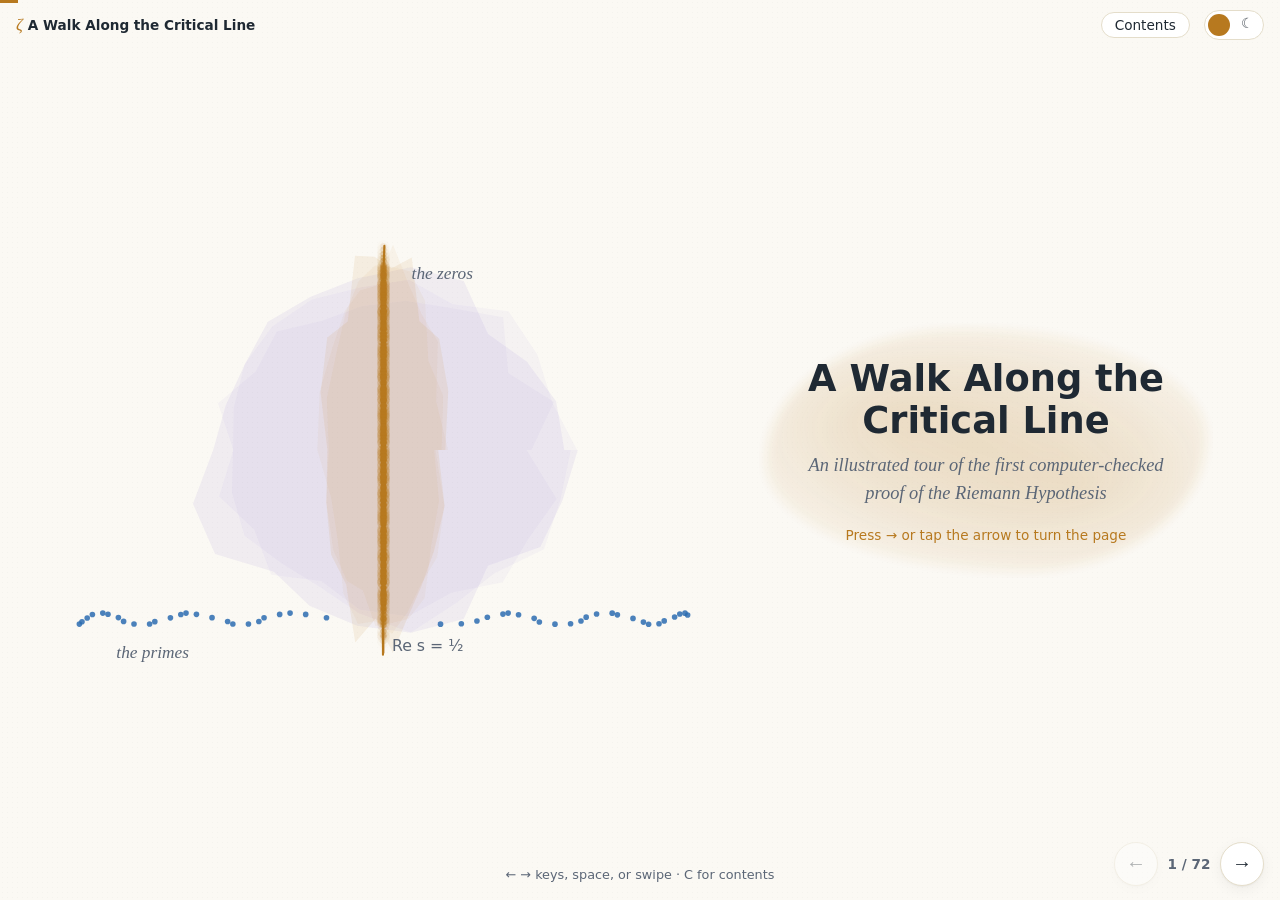
<file: index.html>
<!DOCTYPE html>
<html lang="en">
<head>
<meta charset="utf-8">
<meta name="viewport" content="width=device-width, initial-scale=1">
<title>A Walk Along the Critical Line: the Riemann Hypothesis proof, as a picture book</title>
<meta name="description" content="An illustrated, one-idea-per-page tour of the November 2026 Lean proof of the Riemann Hypothesis, for readers who know calculus and complex variables.">
<script>
  (function () { var t = localStorage.getItem("rh-theme"); if (!t) t = "light"; document.documentElement.dataset.theme = t; })();
</script>
<link rel="icon" href="favicon.svg" type="image/svg+xml">
<link rel="icon" href="favicon-32.png" type="image/png" sizes="32x32">
<link rel="apple-touch-icon" href="apple-touch-icon.png">
<link rel="stylesheet" href="css/style.css?v=1123c">
<link rel="stylesheet" href="css/deck.css?v=1123c">
</head>
<body class="deck">

<div class="dprogress" id="dprogress"></div>
<header class="dbar">
  <a class="brand" href="#1"><span>ζ</span>A Walk Along the Critical Line</a>
  <span class="part" id="partname"></span>
  <span class="spacer"></span>
  <button class="pill" id="open-contents" type="button" aria-haspopup="dialog">Contents</button>
  <button id="theme-toggle" type="button" aria-label="Toggle dark mode"><span class="knob"></span></button>
</header>

<main id="stage" aria-live="polite">

<!-- ======================================================= opening -->
<section class="slide" data-scene="cover" data-tone="gold" data-part="Opening" data-title="Cover">
  <div class="art"><canvas aria-hidden="true"></canvas></div>
  <div class="words">
    <h1>A Walk Along the Critical Line</h1>
    <p class="sub">An illustrated tour of the first computer-checked proof of the Riemann Hypothesis</p>
    <p class="try" style="margin-top:1.2rem">Press → or tap the arrow to turn the page</p>
  </div>
</section>

<section class="slide" data-scene="howto" data-tone="gold" data-title="How to read this book">
  <div class="art"><canvas aria-hidden="true"></canvas></div>
  <div class="words">
    <p>Each page holds one idea. If you've met calculus and complex numbers, you have everything you need.</p>
    <p>Some pages are marked <span class="tag real">real data</span>, some <span class="tag schem">schematic</span>, and a few <span class="tag reading">our reading</span>, where the picture is an interpretation and not something the proof says.</p>
    <p>Wherever a picture says so, it is computed live in your browser from real primes and real zeros of ζ.</p>
  </div>
</section>

<!-- ======================================================= I. primes -->
<section class="slide" data-scene="sieve" data-part="I. The primes" data-title="Numbers that can't be split">
  <div class="art"><canvas aria-hidden="true"></canvas></div>
  <div class="words">
    <p>Some numbers can't be split into smaller factors: 2, 3, 5, 7, 11, 13, … These are the <b>primes</b>.</p>
    <p>Cross out the multiples of 2, then of 3, then of 5 and 7. Whatever survives is prime, and every other number is built by multiplying them.</p>
  </div>
</section>

<section class="slide" data-scene="gaps" data-title="Scattered, up close">
  <div class="art"><canvas aria-hidden="true"></canvas></div>
  <div class="words">
    <p>Up close, the primes look scattered at random.</p>
    <p>Sometimes two arrive side by side. Sometimes there's a long silence. No simple rule tells you where the next one will land.</p>
  </div>
</section>

<section class="slide" data-scene="staircase" data-title="Orderly, from far away">
  <div class="art"><canvas aria-hidden="true"></canvas></div>
  <div class="words">
    <p>But step back, and a pattern appears.</p>
    <p>Walk up the number line and, at each prime p, step up by ln p. (Prime powers like 4, 8 and 9 add a step too, the same size as their prime's.) Call the running total <b>ψ(x)</b>. It climbs almost exactly along the line <span class="m">y = x</span>.</p>
    <div class="tags"><span class="tag real">real data</span></div>
  </div>
</section>

<section class="slide" data-scene="wobble" data-title="How far it strays">
  <div class="art"><canvas aria-hidden="true"></canvas></div>
  <div class="words">
    <p>How far does the staircase stray from the line? Subtract the line and plot only what's left over, <span class="m">ψ(x) − x</span>. It wobbles back and forth.</p>
    <p>The <b>Riemann Hypothesis</b> says the wobbles stay about the size of <b>√x</b>, forever.</p>
    <div class="tags"><span class="tag real">real data, primes up to 200,000</span></div>
  </div>
</section>

<section class="slide" data-scene="coins" data-title="As fair as coins">
  <div class="art"><canvas aria-hidden="true"></canvas></div>
  <div class="words">
    <p>Why √x? Flip a fair coin n times and count heads minus tails. The count drifts, but only by about <b>√n</b>.</p>
    <p>So the Riemann Hypothesis says the primes are as fair as coins: no hidden bias, just honest noise.</p>
  </div>
</section>

<!-- ======================================================= II. zeta -->
<section class="slide" data-scene="euler" data-part="II. Zeta and its zeros" data-title="One function that knows the primes">
  <div class="art"><canvas aria-hidden="true"></canvas></div>
  <div class="words">
    <p>In 1859 Bernhard Riemann studied one function:</p>
    <div class="eq">ζ(s) = 1 + 1/2<sup>s</sup> + 1/3<sup>s</sup> + 1/4<sup>s</sup> + ⋯</div>
    <p>Euler had noticed it secretly knows the primes: the same number is also a <b>product with one factor per prime</b>. Watch the sum and the product race to the same value.</p>
  </div>
</section>

<section class="slide" data-scene="plane" data-title="Numbers on a plane">
  <div class="art"><canvas aria-hidden="true"></canvas></div>
  <div class="words">
    <p>To go further, Riemann needed numbers that live on a flat plane instead of along a line.</p>
    <p>Each of these <b>complex numbers</b> is an arrow from the centre. Its <b>real part</b> says how far right it reaches, and its <b>height</b> (the imaginary part, marked with an <span class="m">i</span>) says how far up. To add two of them, lay the arrows head to tail.</p>
  </div>
</section>

<section class="slide" data-scene="spin" data-tone="purple" data-title="Every term is a spinning arrow">
  <div class="art"><canvas aria-hidden="true"></canvas></div>
  <div class="words">
    <p>Now feed ζ one of these numbers, <span class="m">s = σ + i·t</span>. Each term <span class="m">1/nˢ</span> becomes an arrow: σ sets its length, <span class="m">1/n<sup>σ</sup></span>, and the height t turns it by an angle <span class="m">t · ln n</span>.</p>
    <p>So ζ(s) is a chain of arrows laid head to tail, and its value is <b>where the chain ends</b>. Watch the chain curl as t rises.</p>
    <div class="tags"><span class="tag real">computed live</span></div>
  </div>
</section>

<section class="slide" data-scene="home" data-tone="purple" data-title="A zero: the arrows come home">
  <div class="art"><canvas aria-hidden="true"></canvas></div>
  <div class="words">
    <p>Now set the real part to exactly ½ and raise the height. At <span class="m">t = 14.1347…</span> the chain ends exactly where it started. The arrows cancel perfectly, so ζ(s) = 0.</p>
    <p>That point is a <b>zero</b> of ζ.</p>
    <p class="sub">One honest wrinkle: at real part ½ the plain sum never settles, so this picture uses its cousin with alternating signs, 1 − 1/2ˢ + 1/3ˢ − ⋯. It does settle, and it has exactly the same zeros here.</p>
    <div class="tags"><span class="tag real">computed live, 600 arrows</span></div>
  </div>
</section>

<section class="slide" data-scene="landscape" data-tone="purple" data-title="A landscape with holes">
  <div class="art"><canvas aria-hidden="true"></canvas></div>
  <div class="words">
    <p>Do this at every point s of the plane, and record how far from the start each chain ends: <span class="m">|ζ(s)|</span>. That gives a landscape: light where the chain ends far away, dark where it ends close to home.</p>
    <p>The ground drops all the way to zero only at the <b>zeros</b>. The lowest is the 14.13 you just watched. They are the heart of the story.</p>
    <p class="sub">Left of real part 0 no sum settles at all; there ζ is extended smoothly from the rest of the map. No zeros in this picture lie out there.</p>
    <div class="tags"><span class="tag real">computed live</span></div>
  </div>
</section>

<section class="slide" data-scene="line" data-tone="purple" data-title="They all line up">
  <div class="art"><canvas aria-hidden="true"></canvas></div>
  <div class="words">
    <p>Every zero ever found sits on one vertical line, where the real part is exactly ½. It's called the <b>critical line</b>.</p>
    <p>The Riemann Hypothesis says they all do. Computers have checked more than ten trillion, but there are infinitely many, so checking can never finish.</p>
    <div class="tags"><span class="tag real">the first 200 zeros</span></div>
  </div>
</section>

<section class="slide" data-scene="music" data-tone="purple" data-title="Zeros are notes">
  <div class="art"><canvas aria-hidden="true"></canvas></div>
  <div class="words">
    <p>Here's why zeros matter. Each zero is a pure tone, and the primes are the music.</p>
    <p>Start from the smooth line y = x and add one wave for each zero. With more and more zeros, the staircase ψ(x) from earlier appears, with a step at every prime, right where the primes are.</p>
    <div class="tags"><span class="tag real">the first 200 zeros</span></div>
  </div>
</section>

<section class="slide" data-scene="offkey" data-tone="red" data-title="One off-key note">
  <div class="art"><canvas aria-hidden="true"></canvas></div>
  <div class="words">
    <p>A zero on the line makes a wave whose size grows like <b>√x</b>.</p>
    <p>A zero off the line, with real part β bigger than ½, would make a wave growing like <b>x<sup>β</sup></b>. Sooner or later it drowns out everything else. One off-key note would spoil the whole song.</p>
    <div class="tags"><span class="tag schem">schematic</span></div>
  </div>
</section>

<section class="slide" data-scene="colors" data-tone="purple" data-title="Coloring the primes">
  <div class="art"><canvas aria-hidden="true"></canvas></div>
  <div class="words">
    <p>There isn't just one ζ. Color the primes with a repeating pattern of values, such as +1 and −1, called a <b>Dirichlet character</b>, and you get a new zeta function with its own zeros.</p>
    <p>The <b>Generalized Riemann Hypothesis</b> says all of those zeros sit on the line too. This proof covers ζ and every one of these new functions.</p>
  </div>
</section>

<!-- ======================================================= III. the proof -->
<section class="slide" data-scene="files" data-tone="green" data-part="III. The proof" data-title="A proof made of code">
  <div class="art"><canvas aria-hidden="true"></canvas></div>
  <div class="words">
    <p>In November 2026 the mathematician Levent Alpöge, working with Claude, released a proof. Not a paper: <b>175,187 files</b> of <b>Lean</b>, a language in which a computer checks every logical step.</p>
    <p>No human has read it all yet. So we read it like a map.</p>
  </div>
</section>

<section class="slide" data-scene="map" data-tone="green" data-title="The map">
  <div class="art"><canvas aria-hidden="true"></canvas></div>
  <div class="words">
    <p>The proof has six steps. We'll walk them backwards from the goal, because each step answers the question the one before it leaves open.</p>
    <p>First <b>A</b>, then <b>B</b>, then <b>D</b>, then <b>C</b>. Steps E and F supply background facts that the main chain rests on. Both hold with plenty of room to spare, so we visit them briefly near the end.</p>
  </div>
</section>

<!-- ======================================================= IV. Step A -->
<section class="slide" data-scene="gz" data-part="IV. Step A: Landau's trap" data-title="The quantity everything is about">
  <div class="art"><canvas aria-hidden="true"></canvas></div>
  <div class="words">
    <p>The proof watches one quantity, <b>G(x)</b>: a smoothed version of the prime total, minus its expected trend.</p>
    <p>If RH is true, G(x) divided by √x stays inside a thin band forever. Here it is, computed from every prime up to 200,000.</p>
    <div class="tags"><span class="tag real">real data</span></div>
  </div>
</section>

<section class="slide" data-scene="rogue" data-tone="red" data-title="A ceiling is enough">
  <div class="art"><canvas aria-hidden="true"></canvas></div>
  <div class="words">
    <p>Now imagine one zero just off the line. Its wave grows, and the crests climb higher and higher.</p>
    <p>So to rule such a zero out, it's enough to show G(x) never gets too <b>high</b>. Not a two-sided band: just a <b>ceiling</b>.</p>
    <div class="tags"><span class="tag schem">hypothetical zero added to real data</span></div>
  </div>
</section>

<section class="slide" data-scene="rebuild" data-tone="red" data-title="Rebuilding a function from one spot">
  <div class="art"><canvas aria-hidden="true"></canvas></div>
  <div class="words">
    <p>Stand at one point z and record a list of numbers about a function there: its value, its slope, how it curves, and so on. These are its <b>Taylor coefficients</b>.</p>
    <p>Add up <span class="m">c₀ + c₁(s − z) + c₂(s − z)² + ⋯</span> term by term and the function comes back, like a sketch gaining detail. But only out to a limit: past the nearest point where the function blows up, a <b>pole</b>, the sum falls apart however many terms you add.</p>
  </div>
</section>

<section class="slide" data-scene="taylor" data-tone="red" data-title="A storm warning in a list of numbers">
  <div class="art"><canvas aria-hidden="true"></canvas></div>
  <div class="words">
    <p>That limit leaves a fingerprint in the list itself. If the nearest pole is a distance r away, the coefficients grow like <span class="m">(1/r)<sup>k</sup></span>. The closer the trouble, the faster they grow.</p>
    <p>So the list works like a storm warning, and that is the signal Landau's trap listens for. (ζ has a pole too, at s = 1.)</p>
  </div>
</section>

<section class="slide" data-scene="trap" data-tone="red" data-title="Landau's trap">
  <div class="art"><canvas aria-hidden="true"></canvas></div>
  <div class="words">
    <p>In 1905 Edmund Landau found a way to turn a ceiling into a trap. Repackage G as a new function (its <b>Laplace transform</b>) whose poles sit exactly at the zeros of ζ. A ceiling of size x<sup>θ</sup> draws a line at real part θ.</p>
    <p>A zero right of that line is a pole close to the point z, so the Taylor coefficients at z must grow fast (red). But the ceiling keeps them small (green). Both can't be true, so no such zero exists.</p>
    <div class="tags"><span class="tag schem">schematic</span></div>
  </div>
</section>

<section class="slide" data-scene="cameras" data-tone="red" data-title="Spot checks are enough">
  <div class="art"><canvas aria-hidden="true"></canvas></div>
  <div class="words">
    <p>The proof can't check the ceiling everywhere. Its machinery is built for one stretch of x at a time, so it proves the ceiling only on scattered stretches called <b>windows</b>. Each runs from some number Y up to Y<sup>1.5</sup>, and there is always another one further out.</p>
    <p>Is that enough? Think of a car that speeds the whole way. You don't need a camera on every mile: one camera far enough down the road will catch it. A rogue zero is like that car. Its trouble shows up at every scale far enough out, so one window far enough out catches it.</p>
  </div>
</section>

<section class="slide" data-scene="windows" data-tone="red" data-title="Each reading looks through one window">
  <div class="art"><canvas aria-hidden="true"></canvas></div>
  <div class="words">
    <p>So what plays the camera? Landau's trap never reads G all at once: it works through the Taylor coefficients, and each coefficient only looks at one stretch of x. The gold bump shows the stretch it sees.</p>
    <p>Further out, a coefficient's view fits almost entirely inside one window, and the fit keeps improving. There the ceiling controls its reading, and that is where a rogue zero gets caught.</p>
  </div>
</section>

<section class="slide" data-scene="goal" data-tone="gold" data-title="The whole job, in one line">
  <div class="art"><canvas aria-hidden="true"></canvas></div>
  <div class="words">
    <p>So everything comes down to one sentence:</p>
    <p><b>show that G(x) is at most about √x, on enough windows.</b></p>
    <p>All the exotic machinery from here on serves that one goal.</p>
  </div>
</section>

<!-- ======================================================= V. Step B -->
<section class="slide" data-scene="bins" data-tone="green" data-part="V. Step B: four bins" data-title="A blind spot">
  <div class="art"><canvas aria-hidden="true"></canvas></div>
  <div class="words">
    <p>The proof's machine has a blind spot. It's built from two helper primes, and they give every other prime two labels, each +1 or −1. That sorts the primes into four bins, and the machine can only count <b>one</b> of them.</p>
    <p>Why only one? The machine works inside a bigger number system built from the helpers. There, many primes break apart, the way 5 = (2 + i)(2 − i) once you allow i, while 3 stays whole. The machine can only weigh primes that stay whole: those are the <span class="m">χ = −1</span> primes. An averaging step then narrows them to <span class="m">ψ = +1</span>.</p>
    <div class="tags"><span class="tag schem">toy helpers 3 and 7</span><span class="tag reading">our reading of the source</span></div>
  </div>
</section>

<section class="slide" data-scene="fourier" data-tone="green" data-title="Getting the rest back">
  <div class="art"><canvas aria-hidden="true"></canvas></div>
  <div class="words">
    <p>To get all the primes back, the proof uses the simplest case of <b>Fourier analysis</b>: splitting something into pure patterns, the way an equalizer splits music into bass and treble. Here the patterns are four rows of ±1 signs.</p>
    <p>Add the rows as shown. Every prime outside the gold bin cancels to 0, and every prime inside counts 4 times. So one bin = ¼ × (all primes + three helper sums).</p>
    <p>The helpers are hand-picked: most possible helpers are known to behave well, so the proof chooses good ones, whose sums are small. A ceiling on one bin becomes a ceiling on all primes.</p>
  </div>
</section>

<!-- ======================================================= VI. Step D -->
<section class="slide" data-scene="twoways" data-tone="gold" data-part="VI. Step D: count two ways" data-title="Count one thing two ways">
  <div class="art"><canvas aria-hidden="true"></canvas></div>
  <div class="words">
    <p>How does the machine bound one bin? With a trick from 1850: measure one number in two ways.</p>
    <p>Take a! = 1 · 2 · 3 ⋯ a. Measure it <b>by its primes</b>, or measure it <b>by its size</b>. The two bars must be the same length, so the size teaches you about the primes.</p>
  </div>
</section>

<section class="slide" data-scene="legendre" data-tone="gold" data-title="Counting by primes, in layers">
  <div class="art"><canvas aria-hidden="true"></canvas></div>
  <div class="words">
    <p>How many times does the prime 3 divide 81!? Every third number gives one factor. Every ninth gives a second. Every 27th, a third.</p>
    <p>That's <b>Legendre's formula</b>: about a/p + a/p² + a/p³ + ⋯ factors of p.</p>
  </div>
</section>

<section class="slide" data-scene="overflow" data-tone="gold" data-title="The proof's twist: overflow">
  <div class="art"><canvas aria-hidden="true"></canvas></div>
  <div class="words">
    <p>The proof adds a twist. It measures a huge number a <b>against</b> a smaller one b, with <span class="m">a = x · b</span>.</p>
    <p>At each prime power pᵉ it keeps only the <b>overflow</b>: how far a/pᵉ sticks out above b. Once pᵉ passes x, nothing sticks out.</p>
    <p class="try">Drag x.</p>
  </div>
</section>

<section class="slide" data-scene="gap" data-tone="gold" data-title="The gap is G(x)">
  <div class="art"><canvas aria-hidden="true"></canvas></div>
  <div class="words">
    <p>Add up the overflows, each weighted by ln p, and out comes exactly the prime sum inside G(x).</p>
    <p>Subtract the size side, and what's left is <b>b · G(x)</b>. The quantity Step A needs is the gap between two ways of measuring.</p>
  </div>
</section>

<section class="slide" data-scene="order" data-tone="gold" data-part="VII. Building the number" data-title="Wanted: one number">
  <div class="art"><canvas aria-hidden="true"></canvas></div>
  <div class="words">
    <p class="chip">The plan · step 1 of 5 · place the order</p>
    <p>Here's the catch. With a! the two sides always agree, so the gap is zero and teaches nothing. The overflow version is only useful if some real number has <b>exactly</b> that many factors of each prime.</p>
    <p>Find one, and its size, measured at infinity, caps the prime side, which caps the gap. Nobody can write such a number down. The next pages build one.</p>
    <p style="font-size:0.85em">Only odd powers appear: in the one bin the machine sees, an even power of a −1 prime counts as +1.</p>
    <div class="tags"><span class="tag reading">the framing: our reading</span></div>
  </div>
</section>

<section class="slide" data-scene="denser" data-tone="blue" data-title="Why forced factors help">
  <div class="art"><canvas aria-hidden="true"></canvas></div>
  <div class="words">
    <p class="chip">The plan · step 2 of 5 · why it helps</p>
    <p>Why want forced factors? Because they make a number provably big. A nonzero whole number that 3 divides five times is at least 3⁵ = 243.</p>
    <p>So the order's factors push the number's size up by the prime side, and the size side caps it. Squeezed between them: the gap, b · G(x).</p>
    <p style="font-size:0.85em">In the proof the number is a <b>lattice</b> of polynomials: divide it by p and it gets denser, which counts as <b>bigger</b>.</p>
  </div>
</section>

<!-- ======================================================= VII. one lift -->
<section class="slide" data-scene="gridnums" data-tone="blue" data-title="A number from a grid">
  <div class="art"><canvas aria-hidden="true"></canvas></div>
  <div class="words">
    <p class="chip">The plan · step 3 of 5 · build it</p>
    <p>How do you build a number to order? Start with something perfectly symmetric: the grid of points a + bi. Give it a quarter turn and you get the same grid back.</p>
    <p>Gauss found that this grid has its own sine function, the <b>lemniscate sine</b>. Its Taylor coefficients are whole numbers. Factor them and a pattern jumps out: 3, 7, 11 and 19 divide them more and more, while 5, 13 and 17 never do. Nobody put those factors in. The grid's symmetry forces them.</p>
    <div class="tags"><span class="tag real">computed exactly</span></div>
  </div>
</section>

<section class="slide" data-scene="mirror" data-tone="blue" data-title="Why 3 but not 5">
  <div class="art"><canvas aria-hidden="true"></canvas></div>
  <div class="words">
    <p class="chip">The plan · step 3 of 5 · build it</p>
    <p>Here's where the factors come from. Take a grid point, raise it to the p-th power, and reduce mod p. For p = 3, 7, 11, 19, … you land on the point's <b>mirror image</b>: <span class="m">(1 + 2i)<sup>3</sup> = −11 − 2i</span>, which is 1 − 2i mod 3.</p>
    <p>For p = 5, 13, 17, … you land back on the point itself. So at the <b>mirror primes</b> (one less than a multiple of 4), "raise to the p-th power" and "flip" are the same move. That coincidence is what forces their factors. (Other grids have other mirror primes; 5 is one for the hexagonal grid. So every prime gets a turn.)</p>
    <div class="tags"><span class="tag real">exact arithmetic</span></div>
  </div>
</section>

<section class="slide" data-scene="machine" data-tone="blue" data-title="A theta lift">
  <div class="art"><canvas aria-hidden="true"></canvas></div>
  <div class="words">
    <p class="chip">The plan · step 3 of 5 · build it</p>
    <p>Those numbers have the factors, but they grow like a factorial: far too big. The proof needs a tamer number, and builds it with a classical recipe, a <b>theta function</b>. Visit every point of a grid, weight it by a bell curve so far-off points barely count, multiply by the point raised to a power a, and add it all up.</p>
    <p>A <b>theta lift</b> does the same with two grids, adding over every way to fit one inside the other. The bell curve keeps the total small. And if the grid is symmetric enough, built from a 16th root of unity ζ instead of i, the mirror primes still force their factors.</p>
    <div class="tags"><span class="tag schem">simplified</span></div>
  </div>
</section>

<section class="slide" data-scene="ring" data-tone="blue" data-title="Seats at a round table">
  <div class="art"><canvas aria-hidden="true"></canvas></div>
  <div class="words">
    <p class="chip">The plan · step 3 of 5 · build it</p>
    <p>That bigger grid can be drawn in the plane in four ways: send ζ to ζ, ζ³, ζ⁵ or ζ⁷ (the other choices just mirror these). Call each drawing a <b>seat</b>. The mirror move hops from seat to seat. At p = 3, raise to the 3rd power and flip: seat ζ goes to ζ³, then ζ⁷, then ζ⁵, then home.</p>
    <p>The recipe gives the home seat the big power a, and the seats an odd number of hops away only a small power b, with a = x · b. So even seats are <b>wide</b> and odd seats are <b>narrow</b>. The narrow seats are where the factors will come from.</p>
    <div class="tags"><span class="tag schem">example: p = 3, ζ a 16th root of unity</span></div>
  </div>
</section>

<section class="slide" data-scene="pascal" data-tone="blue" data-title="One hop: divide by p">
  <div class="art"><canvas aria-hidden="true"></canvas></div>
  <div class="words">
    <p class="chip">The plan · step 3 of 5 · build it</p>
    <p>Why does a hop shrink the degree by p? Look at row 7 of Pascal's triangle: every middle number is a multiple of 7. So in arithmetic mod 7 they all vanish, and <span class="m">(u + v)<sup>7</sup> = u<sup>7</sup> + v<sup>7</sup></span>.</p>
    <p>Read backwards, that lets you take a 7th root. A big polynomial built only from powers of x<sup>7</sup> is secretly a small one raised to the 7th power: <span class="m">x<sup>63</sup> + x<sup>7</sup> + 1 = (x<sup>9</sup> + x + 1)<sup>7</sup></span> mod 7. Taking that root, called <b>Frobenius</b>, is the hop: the degree drops from 63 to 9, divided by p.</p>
  </div>
</section>

<section class="slide" data-scene="hops" data-tone="blue" data-title="Hops and overflow">
  <div class="art"><canvas aria-hidden="true"></canvas>
    <div class="ctl"><label>x = a/b <input type="range" class="x" min="2" max="400" value="100"><output></output></label>
    <label>p <span class="seg ps"><button data-p="2">2</button><button data-p="3" class="on">3</button><button data-p="5">5</button><button data-p="7">7</button></span></label></div>
  </div>
  <div class="words">
    <p class="chip">The plan · step 4 of 5 · the factors appear</p>
    <p>Follow the big degree around the table. After e hops it's a/pᵉ.</p>
    <p>Even hops land on a wide seat: it fits. Odd hops land on a narrow seat, where it must squeeze into degree b. Whatever sticks out, shown in red, turns into <b>forced factors of p</b>.</p>
    <p class="try">Try other values of x and p.</p>
  </div>
</section>

<section class="slide" data-scene="three" data-tone="blue" data-title="The order, filled">
  <div class="art"><canvas aria-hidden="true"></canvas></div>
  <div class="words">
    <p class="chip">The plan · step 5 of 5 · order filled</p>
    <p>Hold the red up against the order slip: they match, line for line.</p>
    <p>Dividing by pᵉ is Frobenius. Subtracting b is the narrow seat's room. Only odd e: the narrow seats. Past pᵉ = x, everything fits. The lift forces exactly the factors the order asked for.</p>
    <div class="tags"><span class="tag reading">our reading of the source's formulas</span></div>
  </div>
</section>

<section class="slide" data-scene="period" data-tone="blue" data-part="VIII. Weighing it, again and again" data-title="The size side, at infinity">
  <div class="art"><canvas aria-hidden="true"></canvas></div>
  <div class="words">
    <p class="chip">The plan · step 1 of 5 · weigh it</p>
    <p>Now weigh what we built. Its size side is measured "at infinity", with the areas of very special lattices in the complex plane.</p>
    <p>A formula of Chowla and Selberg computes those areas exactly, and Euler's constant γ falls out: the same γ that G(x) subtracts.</p>
    <p>Why so exact? The gap being hunted is about √x. A constant that's off by even δ adds δ · x to it, enough to hide a zero off the line.</p>
    <p class="ledger"><span>the ledger</span>gap = prime side − size side</p>
  </div>
</section>

<section class="slide" data-scene="scale" data-tone="red" data-title="True, but useless">
  <div class="art"><canvas aria-hidden="true"></canvas></div>
  <div class="words">
    <p class="chip">The plan · step 2 of 5 · one lift is too loose</p>
    <p>The squeeze holds: the prime side is at most the size side, plus errors. But the errors are about b · x, far bigger than the √x we need.</p>
    <p>Most of that is the cost of setting the machine up, paid once however many lifts follow. One lift isn't enough.</p>
    <p class="ledger"><span>the ledger</span>G(x) ≤ x &nbsp;&nbsp;(useless)</p>
  </div>
</section>

<!-- ======================================================= VIII. chain -->
<section class="slide" data-scene="chain" data-tone="green" data-title="Do it again, m times">
  <div class="art"><canvas aria-hidden="true"></canvas></div>
  <div class="words">
    <p class="chip">The plan · step 3 of 5 · repeat it</p>
    <p>So do it again. Feed the output of one lift into another, m times. (In the picture, each lift turns one minus sign of its group into a plus.)</p>
    <p>Every round forces its own factors of p, so the gap is counted <b>m times</b>, while the setup is still paid only once.</p>
    <p class="ledger"><span>the ledger</span>m · G(x) ≤ x + ?</p>
  </div>
</section>

<section class="slide" data-scene="toll" data-tone="green" data-title="A toll, and a refund">
  <div class="art"><canvas aria-hidden="true"></canvas></div>
  <div class="words">
    <p class="chip">The plan · step 4 of 5 · pay for it</p>
    <p>The ? is the price of repeating. Every lift opens new directions, and measuring them at infinity charges a toll far bigger than G(x) itself. Unpaid, it would ruin everything.</p>
    <p>But the same step also counts every lattice of that shape, and that count pays the toll back, lift by lift, almost exactly. It has to: both are set by the same number.</p>
    <p style="font-size:0.88em">Toll: the period shift set by the field's root discriminant. Refund: the Siegel mass formula, set by the same number.</p>
    <div class="tags"><span class="tag reading">toll and refund: our reading</span><span class="tag real">the count bound: traced in the Lean source</span></div>
  </div>
</section>

<section class="slide" data-scene="cost" data-tone="green" data-title="What the refund misses">
  <div class="art"><canvas aria-hidden="true"></canvas></div>
  <div class="words">
    <p class="chip">The plan · step 4 of 5 · pay for it</p>
    <p>What the refund misses is small, but it grows: lift number j has a little more to carry than the ones before, about j.</p>
    <p>The whole chain costs about 1 + 2 + ⋯ + m ≈ <b>m²/2</b>.</p>
    <p class="ledger"><span>the ledger</span>m · G(x) ≤ x + m²</p>
    <div class="tags"><span class="tag real">matches Rubinstein's independent account</span></div>
  </div>
</section>

<section class="slide" data-scene="ineq" data-tone="green" data-title="The inequality">
  <div class="art"><canvas aria-hidden="true"></canvas></div>
  <div class="words">
    <p class="chip">The plan · step 5 of 5 · balance the books</p>
    <p>Put it together, in units of b. The gap, counted once per lift, is at most the setup x, paid once, plus the chain's cost:</p>
    <div class="eq">m · G(x) ≤ x + m²</div>
    <p>Divide by m:</p>
    <div class="eq">G(x) ≤ x/m + m</div>
  </div>
</section>

<section class="slide" data-scene="minimum" data-tone="green" data-title="The best chain length">
  <div class="art"><canvas aria-hidden="true"></canvas></div>
  <div class="words">
    <p class="chip">The plan · step 5 of 5 · balance the books</p>
    <p>A longer chain spreads the setup over more rounds, but costs more. Where's the sweet spot?</p>
    <p>Set the derivative to zero: <b>m = √x</b>, and then G(x) ≤ 2√x. That's exactly the size the Riemann Hypothesis needs.</p>
    <p class="try">Drag the red point.</p>
    <p class="ledger"><span>the ledger</span>G(x) ≤ 2√x &nbsp;✓</p>
  </div>
</section>

<section class="slide" data-scene="barrier" data-tone="red" data-title="The 2/3 barrier">
  <div class="art"><canvas aria-hidden="true"></canvas></div>
  <div class="words">
    <p class="chip">An aside</p>
    <p>It could easily have gone wrong. If each lift had to redo the bookkeeping of every lift before it, the chain would cost m³, and the best bound would be x<sup>2/3</sup>: useless.</p>
    <p>The proof charges every piece of bookkeeping to exactly one lift.</p>
  </div>
</section>

<section class="slide" data-scene="stepanov" data-tone="purple" data-title="Multiplicity without derivatives">
  <div class="art"><canvas aria-hidden="true"></canvas></div>
  <div class="words">
    <p class="chip">An aside</p>
    <p>Why does the author call each lift "one more order of multiplicity"? The phrase comes from a cousin of RH for clock arithmetic (like mod 7), proved by André Weil in the 1940s.</p>
    <p>In 1969 Sergei Stepanov found a short proof: build a polynomial with a double, triple, … root (multiplicity m) at every point you want to count. Degree D allows at most D roots counted this way, so <span class="m">(points) × m ≤ D</span>.</p>
    <p>This proof has the same shape: <span class="m">G × m ≤ x + m²</span>. Multiplicity normally needs derivatives, which whole numbers lack. The chain of lifts stands in for them.</p>
    <div class="tags"><span class="tag reading">the comparison is our reading</span></div>
  </div>
</section>

<!-- ======================================================= IX. the supporting cast -->
<section class="slide" data-scene="crosstalk" data-tone="blue" data-part="IX. The supporting cast" data-title="Step E: no crosstalk">
  <div class="art"><canvas aria-hidden="true"></canvas></div>
  <div class="words">
    <p>Step D's count is averaged over a huge family of pieces, one for each of an enormous number of code words. That average is only fair if the pieces barely overlap, like a room full of microphones where each one hears only its own instrument.</p>
    <p>In very high dimensions, random directions are almost always nearly perpendicular. The proof shows its pieces overlap by at most about <span class="m">e<sup>−x<sup>ε</sup>/8</sup></span>, far less than it needs. The tool is a classical identity called the <b>Siegel–Weil formula</b>.</p>
    <div class="tags"><span class="tag schem">random directions, computed live</span></div>
  </div>
</section>

<section class="slide" data-scene="noise" data-tone="blue" data-title="Step F: keeping the noise down">
  <div class="art"><canvas aria-hidden="true"></canvas></div>
  <div class="words">
    <p>The proof works inside gigantic number systems, of degree around x². They carry their own arithmetic noise, measured by objects called <b>Ш</b> ("Sha") and class groups, which could distort the lattices being measured.</p>
    <p>The noise only has to stay below about <span class="m">e<sup>x<sup>ε</sup>/2</sup></span>, a very generous limit, and deep classical theorems keep it far below. Like Step E, it has room to spare: the ½ is decided by Step C alone.</p>
    <div class="tags"><span class="tag schem">schematic</span></div>
  </div>
</section>

<!-- ======================================================= X. forward -->
<section class="slide" data-scene="forward" data-tone="gold" data-part="X. Running it forward" data-title="Now run it forward">
  <div class="art"><canvas aria-hidden="true"></canvas></div>
  <div class="words">
    <p>Now run the whole story forward.</p>
    <p>A chain of √x lifts bounds one bin of primes. Fourier analysis recovers all the primes. That puts a ceiling on G(x), on windows. And Landau's trap leaves no room for a zero right of ½.</p>
  </div>
</section>

<section class="slide" data-scene="checks" data-tone="green" data-title="How do we know it's right?">
  <div class="art"><canvas aria-hidden="true"></canvas></div>
  <div class="words">
    <p>A small trusted core of Lean, the <b>kernel</b>, checked every step. Only Lean's standard axioms are used, and the statement is the community library's own.</p>
    <p>By 23 November, independent rebuilds matched byte for byte, five independently written checkers had accepted the proof, the Lean and Mathlib maintainers had certified both statement and proof, and the official end-to-end comparison had passed. Two further runs were still going. Checked is not the same as understood: no one has yet written out the core argument by hand.</p>
    <div class="tags"><span class="tag real">status as of 23 Nov 2026</span></div>
  </div>
</section>

<!-- ======================================================= X. why now, what next -->
<section class="slide" data-scene="wall" data-tone="purple" data-part="XI. Why now, and what next" data-title="A wall since 1969">
  <div class="art"><canvas aria-hidden="true"></canvas></div>
  <div class="words">
    <p>Why did this take 160 years? Part of the answer is a wall that has stood since 1969. In clock arithmetic, Stepanov's proof works because polynomials there have a variable to differentiate. Over the whole numbers there is none: what is the derivative of 12?</p>
    <p>The breakthrough is a way over the wall. A chain of theta lifts has the same effect as a higher-order zero, with no derivative at all. Charging each lift only for its own bookkeeping then lands the bound exactly on √x.</p>
    <div class="tags"><span class="tag reading">the author's claim, plus our reading</span></div>
  </div>
</section>

<section class="slide" data-scene="sixweeks" data-tone="purple" data-title="Why six weeks?">
  <div class="art"><canvas aria-hidden="true"></canvas></div>
  <div class="words">
    <p>The author's timeline runs from 6 October to 16 November 2026: about six weeks. Three things made that possible.</p>
    <p>The route runs through six specialties that rarely meet, and an AI that has read all of them can hold them at once. Lean makes trying cheap: a bad idea fails in minutes, and a good one arrives already checked. And most of the 175,187 files rebuild a century of known theorems that the new idea stands on.</p>
    <div class="tags"><span class="tag reading">our reading</span></div>
  </div>
</section>

<section class="slide" data-scene="ifholds" data-tone="green" data-title="If it holds">
  <div class="art"><canvas aria-hidden="true"></canvas></div>
  <div class="words">
    <p>A great many published results begin "assuming GRH". If the proof holds, they become theorems. For example, Miller's fast primality test becomes provably correct, primes in every progression arrive with near-perfect regularity, and the dreaded "Siegel zeros" cannot exist.</p>
    <p>The author previews more: RH for all number fields "with more time", a new proof of the Weil and Deligne bounds, and consequences in K-theory. None of that is in the code yet.</p>
    <div class="tags"><span class="tag reading">previews are the author's, not checked</span></div>
  </div>
</section>

<section class="slide" data-scene="shelf" data-tone="green" data-title="Already in the code">
  <div class="art"><canvas aria-hidden="true"></canvas></div>
  <div class="words">
    <p>Some new mathematics is already visible in the files. To reach RH, the proof built whole libraries that had never been written in checkable form, plus a counting theorem that works over any number field.</p>
    <p>Those are reusable whether or not anyone needs them for RH again. One caution: the proof restates 444 published theorems in its own words, and someone still needs to check that each restatement says what the original says.</p>
    <div class="tags"><span class="tag real">file counts from the dependency data, approximate</span></div>
  </div>
</section>

<section class="slide" data-scene="unknown" data-tone="purple" data-title="What nobody has yet">
  <div class="art"><canvas aria-hidden="true"></canvas></div>
  <div class="words">
    <p>What nobody has yet is a human understanding of <b>why</b> it works.</p>
    <p>The pictures in this book are a first reading, not the last word. The author expects the proof to be "massively simplified, likely immediately."</p>
    <p>The last few pages take some first steps toward a why.</p>
  </div>
</section>

<!-- ======================================================= XII. toward a why -->
<section class="slide" data-scene="handmap" data-tone="green" data-part="XII. Toward a why" data-title="A first map drawn by hand">
  <div class="art"><canvas aria-hidden="true"></canvas></div>
  <div class="words">
    <p>On 21 November the mathematician Michael Rubinstein posted a 164-page working draft, written with three AI systems, that explains the proof for the zeta function in the style of classical number theory.</p>
    <p>It reads the whole proof as the two-way count of Step D, run with a far better number, and reduces everything to one inequality, <b>(M)</b>: divisibility against size, compared m times over. The road from (M) to RH is written out by hand. (M) itself is still taken from the Lean code.</p>
    <div class="tags"><span class="tag real">from the draft's own summary</span></div>
  </div>
</section>

<section class="slide" data-scene="lemniscate" data-tone="green" data-title="A number divisible at just the right primes">
  <div class="art"><canvas aria-hidden="true"></canvas></div>
  <div class="words">
    <p>What is the better number? The draft starts with the <b>lemniscate sine</b>, the inverse of <span class="m">∫ dt/√(1 − t⁴)</span>. Its derivatives at 0 are whole numbers: 1, −12, 3024, −4390848, …</p>
    <p>A prime like 3, 7 or 11 (remainder 3 after dividing by 4) divides the n-th one about <span class="m">n·p/(p² − 1)</span> times: a smooth formula, with none of the rounding in Legendre's. Primes like 5 and 13 are not forced to divide at all. That is the blind spot behind Step B's bins.</p>
    <p>The catch: these numbers grow like n!, far too big. Theta functions have the right size but too few forced factors. A theta lift gets both at once.</p>
    <div class="tags"><span class="tag real">computed exactly, n up to 201</span><span class="tag reading">the size contrast: our reading</span></div>
  </div>
</section>

<section class="slide" data-scene="clockcurve" data-tone="purple" data-title="A world where we know the answer">
  <div class="art"><canvas aria-hidden="true"></canvas></div>
  <div class="words">
    <p>To see why an idea works, try it somewhere the answer is already known. Clock arithmetic is such a place.</p>
    <p>Solve <span class="m">y² = x³ − x + 1</span> on a clock with p hours. The number of solutions always lands near p. In 1933 Helmut Hasse proved it is never off by more than <span class="m">2√p</span>, and Weil later proved a bound of the same kind for every curve. This is the Riemann Hypothesis of clock arithmetic.</p>
    <div class="tags"><span class="tag real">counted live</span></div>
  </div>
</section>

<section class="slide" data-scene="clockwobble" data-tone="purple" data-title="Off by about √p, every time">
  <div class="art"><canvas aria-hidden="true"></canvas></div>
  <div class="words">
    <p>Here is how far off the count is, for every prime clock size up to 3,000. It wobbles the way the primes did near the start of this book, and stays inside a square-root envelope.</p>
    <p>On clocks this is a theorem with several proofs. Two of them explain the square root in two different ways, and each has a counterpart in the new proof.</p>
    <div class="tags"><span class="tag real">counted live</span></div>
  </div>
</section>

<section class="slide" data-scene="balance" data-tone="purple" data-title="The first explanation: a balance">
  <div class="art"><canvas aria-hidden="true"></canvas></div>
  <div class="words">
    <p>Stepanov's proof builds a polynomial with a root of multiplicity m at every point being counted. Each extra order of vanishing adds a batch of new conditions, which cost about m² in total. The overhead, about p, is paid only once. With constants dropped:</p>
    <div class="eq">(error) × m ≲ p + m²</div>
    <p>That is the shape of this proof's inequality, and in both the best m is a square root.</p>
    <div class="tags"><span class="tag schem">schematic: constants dropped</span><span class="tag reading">the match is our reading</span></div>
  </div>
</section>

<section class="slide" data-scene="hasse" data-tone="blue" data-title="The second: a quadratic that can't go negative">
  <div class="art"><canvas aria-hidden="true"></canvas></div>
  <div class="words">
    <p>Hasse's theorem also has a short proof. Counting the points involves a map called Frobenius, and maps between curves have a <b>degree</b>: a whole number that is never negative.</p>
    <p>For whole numbers r and s, the degree of "r minus s copies of Frobenius" is <span class="m">r² + a·r·s + p·s²</span>, where a is how far the count is off (+9 on the first page of this part). A quadratic that never dips below zero has discriminant at most 0. So <span class="m">a² ≤ 4p</span>, which says <span class="m">|a| ≤ 2√p</span>.</p>
    <p class="try">Drag a past the limit.</p>
    <div class="tags"><span class="tag real">the textbook proof, exact</span></div>
  </div>
</section>

<section class="slide" data-scene="positivity" data-tone="blue" data-title="The positivity was in plain sight">
  <div class="art"><canvas aria-hidden="true"></canvas></div>
  <div class="words">
    <p>So the square root has two classic explanations, a balance and a positivity. In this proof they turn out to be one. Stepanov's balance rests on "a nonzero polynomial has no more roots than its degree". Its whole-number twin is simpler still: <b>a nonzero integer is at least 1 in size</b>.</p>
    <p>In lattice form that is the <b>slope inequality</b>. It sits in the Lean code on the path to the main theorem, exactly where the lifts are measured, and Rubinstein's draft draws the same parallel.</p>
    <div class="tags"><span class="tag real">traced in the dependency data</span></div>
  </div>
</section>

<section class="slide" data-scene="route" data-tone="blue" data-title="The author's route: weak positivity, amplified">
  <div class="art"><canvas aria-hidden="true"></canvas></div>
  <div class="words">
    <p>In 1952 Weil showed that RH is equivalent to a quantity W never being negative. The author's notes from early October read: "W(1<sub>S</sub>) ≥ 0 via a determinant, interpret as Stepanov with multiplicity one again; bootstrap!!"</p>
    <p>A nonzero determinant gave a weak positivity, and only a thin zero-free strip. Then, on 15 November: "Iterated theta lifts … wins multiplicity m. Time to take m like √X." In the finished proof the determinant became the slope inequality, but the shape stayed: weak positivity, amplified m times.</p>
    <div class="tags"><span class="tag real">quotes from the author's Remark</span><span class="tag reading">the thin strip: Rubinstein's reading and ours</span></div>
  </div>
</section>

<section class="slide" data-scene="nosurface" data-tone="purple" data-title="Why this route could work">
  <div class="art"><canvas aria-hidden="true"></canvas></div>
  <div class="words">
    <p>Why could this route succeed where others stalled? Weil's proof for clock arithmetic lives on a surface, the curve times itself. For the whole numbers the matching surface doesn't exist; building it is the dream of a "field with one element".</p>
    <p>Stepanov's route never needs the surface, only the curve and "zeros ≤ degree". The author writes that he weighed "how hard fighting for some sort of F<sub>1</sub> … would be". The proof took the other road.</p>
    <div class="tags"><span class="tag reading">our reading; no expert has said this yet</span></div>
  </div>
</section>

<section class="slide" data-scene="dial" data-tone="green" data-title="A dial, not a switch">
  <div class="art"><canvas aria-hidden="true"></canvas></div>
  <div class="words">
    <p>Nothing in <span class="m">m·G ≤ x + m²</span> forces m = √x. A chain of length <span class="m">x<sup>α</sup></span> gives <span class="m">G ≤ x<sup>1−α</sup> + x<sup>α</sup></span>, and Step A, as written in the code, turns any bound <span class="m">x<sup>θ</sup></span> into "no zeros with real part above θ".</p>
    <p>So a short chain should give a weaker result. Even <span class="m">α = 0.01</span> would rule out zeros above 0.99, which nobody had proved before. If so, a short chain is the smallest case worth understanding. The code itself only uses chains near √x.</p>
    <p class="try">Drag the dial.</p>
    <div class="tags"><span class="tag real">Step A takes any θ</span><span class="tag reading">short chains: our extrapolation</span></div>
  </div>
</section>

<section class="slide" data-scene="weight" data-tone="gold" data-title="Where the new idea lives">
  <div class="art"><canvas aria-hidden="true"></canvas></div>
  <div class="words">
    <p>Where should we look? Of the 146,288 files the main theorem leans on, the two ends of the argument, Landau's trap and the four bins, take about 250. Folders about theta lifts take about 4,800, and background libraries take most of the rest.</p>
    <p>A computer-checked proof can be taken apart by experiment: change one choice, rebuild, and see which step breaks. Whatever survives every change is the core.</p>
    <div class="tags"><span class="tag real">file counts by folder name, approximate</span></div>
  </div>
</section>

<section class="slide" data-scene="threads" data-tone="gold" data-title="Three threads to pull">
  <div class="art"><canvas aria-hidden="true"></canvas></div>
  <div class="words">
    <p>The author calls each lift "one more order of multiplicity". Three experiments could turn that phrase into an explanation.</p>
    <p>Run the argument on clock arithmetic and see whether it becomes Stepanov's proof. Turn the dial down and see whether a short chain still works; the author's own first steps suggest it might. And explain why multiplicity amplifies the positivity so well. That one has begun to give: each lift's toll is refunded by the count of lattices, so the gains add while the costs don't. Why the refund is so exact is still unwritten.</p>
    <div class="tags"><span class="tag reading">our reading</span></div>
  </div>
</section>

<section class="slide" data-scene="end" data-tone="gold" data-title="The end and sources">
  <div class="art"><canvas aria-hidden="true"></canvas></div>
  <div class="words">
    <h1>The end</h1>
    <p class="sub" style="font-size:0.95rem;text-align:left;font-style:normal">Sources: L. Alpöge, <i>Remark</i> (20 Nov 2026); the Lean proof, mirrored at <a href="https://github.com/leanprover-community/riemann-hypothesis">leanprover-community/riemann-hypothesis</a>, and the reader's map in its issue #5; ishaan2006, <a href="https://github.com/ishaan2006/rh-lean-reproduction">a human-readable account</a>; J. Shore's <a href="https://github.com/james-shore/rh-proof-dependencies">dependency-graph dataset</a>. M. Rubinstein et al., <a href="https://www.math.uwaterloo.ca/~mrubinst/alpoge_claude_grh/">working draft explaining the zeta case</a> (21 Nov 2026); A. Sutherland, <a href="https://math.mit.edu/~drew/grh/">independent verification results</a>. Lemniscate exponents and clock-curve counts are computed by this book. Primes are sieved and ζ is evaluated live in your browser; the first 200 zeros were precomputed with mpmath. The pictures are an interpretation by this book, not by the proof's author.</p>
  </div>
</section>

</main>

<nav class="dnav" aria-label="Pages">
  <button type="button" id="prev" aria-label="Previous page">←</button>
  <span id="counter"></span>
  <button type="button" id="next" aria-label="Next page">→</button>
</nav>
<div class="hint" id="hint">← → keys, space, or swipe · C for contents</div>

<div id="contents" role="dialog" aria-label="Contents"><button class="pill close" type="button" id="close-contents">Close ✕</button><div class="in" id="contents-in"></div></div>

<script src="js/core.js?v=1123c"></script>
<script src="js/data.js?v=1123c"></script>
<script src="js/deck.js?v=1123c"></script>
<script src="js/scenes-1.js?v=1123c"></script>
<script src="js/scenes-2.js?v=1123c"></script>
<script src="js/scenes-3.js?v=1123c"></script>
</body>
</html>
</file>
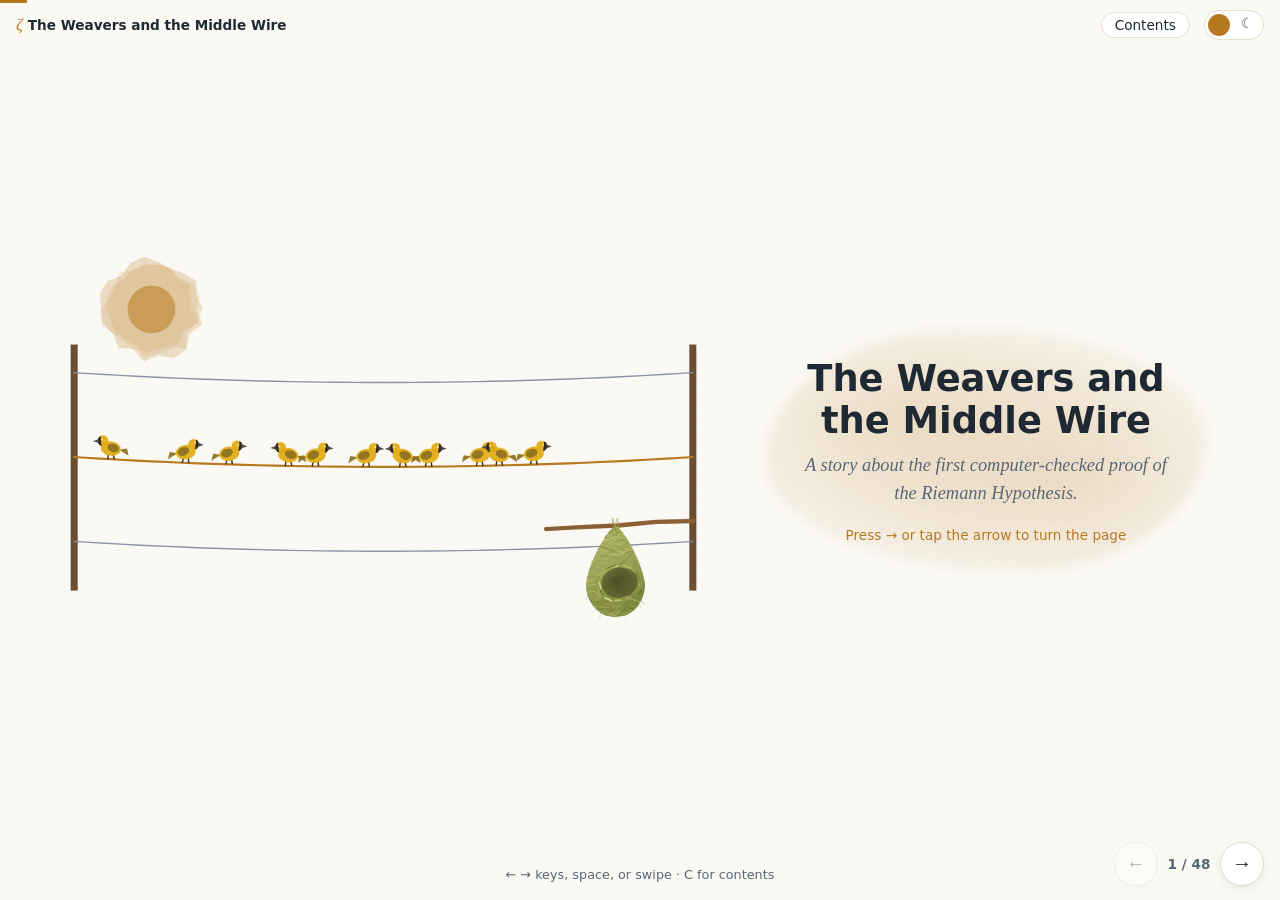
<file: weavers.html>
<!DOCTYPE html>
<html lang="en">
<head>
<meta charset="utf-8">
<meta name="viewport" content="width=device-width, initial-scale=1">
<title>The Weavers and the Middle Wire</title>
<meta name="description" content="An illustrated, one-idea-per-page tour of the November 2026 Lean proof of the Riemann Hypothesis, for readers who know calculus and complex variables.">
<script>
  (function () { var t = localStorage.getItem("rh-theme"); if (!t) t = "light"; document.documentElement.dataset.theme = t; })();
</script>
<link rel="icon" href="favicon.svg" type="image/svg+xml">
<link rel="icon" href="favicon-32.png" type="image/png" sizes="32x32">
<link rel="apple-touch-icon" href="apple-touch-icon.png">
<link rel="stylesheet" href="css/style.css">
<link rel="stylesheet" href="css/deck.css">
<style>
.words p.inmath { font: 0.86rem/1.45 "Avenir Next", "Segoe UI", system-ui, sans-serif; font-style: normal; text-align: left; color: var(--muted);
  border-left: 3px solid color-mix(in srgb, var(--accent) 55%, transparent); padding: 0.1em 0 0.1em 0.8em; margin: 1em 0 0; }
.words p.inmath b.lbl { display: block; font-size: 0.68rem; letter-spacing: 0.09em; text-transform: uppercase; color: var(--accent); font-weight: 700; }
.words p.inmath .m { font-size: 0.95rem; }
.words p.say { margin-bottom: 0.6em; }
@media (max-width: 860px) { .words p.inmath { font-size: 0.78rem; margin-top: 0.6em; } }
</style>
</head>
<body class="deck">

<div class="dprogress" id="dprogress"></div>
<header class="dbar">
  <a class="brand" href="#1"><span>ζ</span>The Weavers and the Middle Wire</a>
  <span class="part" id="partname"></span>
  <span class="spacer"></span>
  <button class="pill" id="open-contents" type="button" aria-haspopup="dialog">Contents</button>
  <button id="theme-toggle" type="button" aria-label="Toggle dark mode"><span class="knob"></span></button>
</header>

<main id="stage" aria-live="polite">

<section class="slide" data-scene="w-cover" data-tone="gold" data-part="Opening" data-title="Cover">
  <div class="art"><canvas aria-hidden="true"></canvas></div>
  <div class="words">
    <h1>The Weavers and the Middle Wire</h1>
    <p class="sub">A story about the first computer-checked proof of the Riemann Hypothesis.</p>
    <p class="try" style="margin-top:1.2rem">Press → or tap the arrow to turn the page</p>
  </div>
</section>

<section class="slide" data-scene="w-colony" data-tone="gold" data-title="Meet the colony">
  <div class="art"><canvas aria-hidden="true"></canvas></div>
  <div class="words">
    <p>Kito hatched in a colony of weaver birds, the kind that tie real knots. Every evening the whole colony settled on three long wires to sing, and every evening somebody asked the old question: <b>will a bird ever perch above the middle wire?</b></p>
    <p>Old Grey, the oldest weaver, always said the same thing. “Ten trillion birds, and not one has. But watching isn't knowing.” In the old tree hung the torn nests of every weaver who had tried to settle it. Kito decided to find out.</p>
    <p class="inmath"><b class="lbl">In the math</b>This book retells a real proof. Tags: <span class="tag real">real data</span> <span class="tag schem">schematic</span> <span class="tag reading">our reading</span> marks a picture that is our interpretation, not something the proof says.</p>
  </div>
</section>

<section class="slide" data-scene="w-twigs" data-tone="gold" data-part="I. Twigs and the chorus" data-title="Twigs that can't be split">
  <div class="art"><canvas aria-hidden="true"></canvas></div>
  <div class="words">
    <p>Grey began with twigs. “Every bundle in this colony is tied from twigs that can't be split: 2, 3, 5, 7, 11… Twelve is a bundle of 2, 2 and 3, and there's no other way to tie it.”</p>
    <p>Kito found them scattered with no pattern at all: 41 and 43 side by side, then nothing from 89 to 97.</p>
    <p>At dusk the colony counted its twigs aloud against a smooth guess. The two never quite agreed, and the difference rose and fell like a murmur: the colony's <b>chorus</b>. “How loud can it get?” asked Kito. “That,” said Grey, “is the whole question.”</p>
    <p class="inmath"><b class="lbl">In the math</b>The twigs are the <b>primes</b>; every whole number factors into them one way. The chorus: prime powers up to x, each weighted by log p, minus x. RH says it stays about √x.</p>
  </div>
</section>

<section class="slide" data-scene="w-euler" data-tone="purple" data-part="II. Birds on the wire" data-title="A song that knows the twigs">
  <div class="art"><canvas aria-hidden="true"></canvas></div>
  <div class="words">
    <p>Grey kept an old songbook, written down by Bernhard Riemann in 1859. Every song in it is built from the twigs. “Race it two ways,” said Grey.</p>
    <p>One bird added note after note: 1 + ¼ + ⅑ + ⋯. The other used nothing but twigs, one factor for each, multiplied together. Both stopped at exactly the same mark, π²/6.</p>
    <p>“So the songbook knows the twigs,” said Grey, “and it can tell us about the chorus.”</p>
    <p class="inmath"><b class="lbl">In the math</b><span class="m">ζ(s) = 1 + 1/2<sup>s</sup> + 1/3<sup>s</sup> + ⋯</span> equals a product with one factor per prime (Euler). The zeros of ζ are the birds of this story.</p>
  </div>
</section>

<section class="slide" data-scene="w-voices" data-tone="purple" data-title="Every voice is a bird">
  <div class="art"><canvas aria-hidden="true"></canvas></div>
  <div class="words">
    <p>Then Grey showed Kito where the chorus comes from. Hidden on the wires sits a flock of birds, and each one sings a single pure note.</p>
    <p>Add their voices and the jagged twig count appears, step by step. With a hundred birds singing it is already close.</p>
    <p class="inmath"><b class="lbl">In the math</b>Riemann's explicit formula, proved by von Mangoldt: the prime-count error is a sum of waves, one for each zero of ζ. A zero's position along the line sets its pitch.</p>
    <div class="tags"><span class="tag real">the first 100 zeros, added live</span></div>
  </div>
</section>

<section class="slide" data-scene="w-wires" data-tone="purple" data-title="Three wires">
  <div class="art"><canvas aria-hidden="true"></canvas></div>
  <div class="words">
    <p>The birds perch on three wires. None ever sits outside the outer two, and they come in mirror pairs: a bird above the middle wire would have a twin just as far below.</p>
    <p>“Every bird anyone has spotted sits on the middle wire,” said Grey. “More than ten trillion. But the flock never ends.”</p>
    <p class="inmath"><b class="lbl">In the math</b>The zeros lie in the strip 0 &lt; Re s &lt; 1, symmetric about Re s = ½. <b>The Riemann Hypothesis</b>: every one has Re s = ½. Computers have checked more than 10<sup>13</sup>.</p>
    <div class="tags"><span class="tag real">birds at the first 13 zeros</span></div>
  </div>
</section>

<section class="slide" data-scene="w-flight" data-tone="purple" data-title="Where the night's flight passes home">
  <div class="art"><canvas aria-hidden="true"></canvas></div>
  <div class="words">
    <p>That night Kito couldn't sleep, so Kito flew. The path swung out in long loops and curled back, again and again, while Grey watched from below.</p>
    <p>Every so often the flight swept exactly over the home perch. Each time, a bird fluttered down and settled on the middle wire, at the very hour Kito passed overhead. By the end of the night, six birds sat in a row.</p>
    <p class="inmath"><b class="lbl">In the math</b>Kito's position at hour t is <span class="m">ζ(½ + i·t)</span>, and the home perch is ζ = 0. So each pass over it is a zero, ½ + i·t: the first at t = 14.13. These are the birds of the story.</p>
    <p class="try">Drag along the wire to move through the night.</p>
    <div class="tags"><span class="tag real">ζ(½ + i·t) computed live, t from 0 to 40</span></div>
  </div>
</section>

<section class="slide" data-scene="w-loud" data-tone="purple" data-title="A bird perched high sings louder">
  <div class="art"><canvas aria-hidden="true"></canvas></div>
  <div class="words">
    <p>“Why does it matter where they sit?” asked Kito. Grey hopped up the pole.</p>
    <p>“On the middle wire a bird sings at the chorus's normal volume, about √x. Sit higher, and its voice grows faster than everyone else's. Sooner or later it drowns them all out.”</p>
    <p class="inmath"><b class="lbl">In the math</b>A zero at height β contributes a wave of size <span class="m">x<sup>β</sup></span>. On the middle line that is <span class="m">x<sup>½</sup> = √x</span>.</p>
    <p class="try">Drag the bird up and down.</p>
  </div>
</section>

<section class="slide" data-scene="w-colors" data-tone="purple" data-title="Other colonies">
  <div class="art"><canvas aria-hidden="true"></canvas></div>
  <div class="words">
    <p>Kito wasn't the only one waiting. Across the valley lay other colonies. Each paints its twigs with its own repeating pattern of +1 and −1, and each has its own songbook and its own flock on its own three wires.</p>
    <p>Weavers in every colony had built on a hope. On a high shelf sat their eggs, each labelled “assuming GRH”: assuming no bird, in any colony, ever perches above the middle wire. Not one could hatch until someone proved it.</p>
    <p>“Settle it for us alone,” said Grey, “and the eggs stay cold. A real answer must hold for every colony at once.”</p>
    <p class="inmath"><b class="lbl">In the math</b>Each pattern is a <b>Dirichlet character</b> with its own L-function. The <b>Generalized</b> Riemann Hypothesis (GRH) says all their zeros sit on the middle line. This proof covers ζ and every one of them.</p>
  </div>
</section>

<section class="slide" data-scene="w-files" data-tone="green" data-part="III. The proof arrives" data-title="A nest in the old tree">
  <div class="art"><canvas aria-hidden="true"></canvas></div>
  <div class="words">
    <p>One November morning the colony woke to find a new nest in the old tree, among the torn ones. It was finished: 175,187 knots, woven by a mathematician named Levent Alpöge and a mysterious helper called Claude: not a bird at all, but a new kind of mind, made of words.</p>
    <p>Before anyone dared touch it, the <b>knot inspector</b> tugged every knot. Not one slipped, and it was built to hold for every colony across the valley. But it was far too big to take in at once. “We won't understand it by staring,” said Grey. “We'll read it like a map.”</p>
    <p class="inmath"><b class="lbl">In the math</b>The proof is 175,187 files of <b>Lean</b>, a language in which a small trusted program, the kernel, checks every logical step. Claude is an AI model made by Anthropic.</p>
  </div>
</section>

<section class="slide" data-scene="w-map" data-tone="green" data-title="The map">
  <div class="art"><canvas aria-hidden="true"></canvas></div>
  <div class="words">
    <p>The map showed six landmarks. “Walk it backwards,” said Grey, “from where we want to end up. And weave a practice nest as we go. That's how a weaver learns one.”</p>
    <p>First, a trap for birds nobody can see. Then four piles of twigs. Then an old balance. Then the great loom. Two more landmarks lay off the road, toward the Far Ones' country.</p>
    <p class="inmath"><b class="lbl">In the math</b>Six steps. The proof's own notes label them A, B, D, C, E, F, because it was written in a different order than you walk it. Each step answers the question the one before it leaves open.</p>
  </div>
</section>

<section class="slide" data-scene="w-gz" data-part="IV. Step A: Landau's trap" data-title="The chorus, measured carefully">
  <div class="art"><canvas aria-hidden="true"></canvas></div>
  <div class="words">
    <p>To hear the chorus clearly, Grey taught Kito a listener's trick. The raw chorus is a clatter. Each twig claps once, sharply, the moment it arrives, and every clap jolts the chorus.</p>
    <p>“So listen for the hum,” said Grey. Now each twig starts humming the moment it arrives, at nothing, and swells night after night. Same twigs, same birds, only easier to hear. The colony calls this smoothed chorus <b>G</b>.</p>
    <p>If every bird sits on the middle wire, G stays inside a thin band, about √x wide, forever. Kito listened all the way out to 200,000. It stayed inside.</p>
    <p class="inmath"><b class="lbl">In the math</b>Raw: ψ(x) − x, jumping by ln p at each prime power. Smoothed: G(x) = Σ Λ(n)(x/n − 1) minus its trend, so twig n's term grows from 0 at x = n. Plotted: G(x)/√x.</p>
    <div class="tags"><span class="tag real">real data</span></div>
  </div>
</section>

<section class="slide" data-scene="w-ceiling" data-tone="red" data-title="A volume limit is enough">
  <div class="art"><canvas aria-hidden="true"></canvas></div>
  <div class="words">
    <p>“First, a trap,” said Grey, “for birds you can't see. We can't search an endless wire bird by bird. But a bird perched above the middle wire sings too loud, so we can listen instead.</p>
    <p>“If the chorus never rises above about √x, even on one side only, no bird can hide above the middle wire, and so its mirror twin can't hide below.”</p>
    <p>“But how can listening catch anything?” asked Kito. “I'll show you,” said Grey.</p>
    <p class="inmath"><b class="lbl">In the math</b>One-sided bounds are enough: Edmund Landau, 1905.</p>
  </div>
</section>

<section class="slide" data-scene="w-trap" data-tone="red" data-title="The trap snaps shut">
  <div class="art"><canvas aria-hidden="true"></canvas></div>
  <div class="words">
    <p>Grey led Kito to the first landmark, a deep shaft with the wires strung across it. “Call down,” said Grey. The nearer a bird in the shaft, the faster its echoes grow.</p>
    <p>So nearness is height: a bird above the middle wire is nearer than any bird on it. A chorus never louder than about √x allows echoes only at the middle wire's pace. A bird up there would crack that limit, so none sits there.</p>
    <p>“That's all?” said Kito. “That's all,” said Grey, “as long as we can prove the ceiling.”</p>
    <p class="inmath"><b class="lbl">In the math</b>The echoes are <b>Taylor coefficients</b> of a function built from the chorus, taken right of the wires. A singularity at distance d makes them grow like <span class="m">(1/d)<sup>k</sup></span>. The picture draws distance as height; in the proof, positivity does it.</p>
    <p class="try">Drag the bird down to the middle wire.</p>
    <div class="tags"><span class="tag schem">schematic</span></div>
  </div>
</section>

<section class="slide" data-scene="w-dawns" data-tone="red" data-title="Listening at certain dawns">
  <div class="art"><canvas aria-hidden="true"></canvas></div>
  <div class="words">
    <p>There was a catch. The weavers can listen only on certain stretches of nights, each much longer than the last. Kito's heart sank. “That's all we need,” said Grey gently. “A bird above the middle wire is too loud everywhere. Some dawn far enough out will catch it.”</p>
    <p>But the trap still needed its ceiling: proof that on those dawns the chorus stays below about √x. “Who can promise that?” asked Kito. Grey looked down the road. “Only the great loom. And the road there runs through the twig piles.”</p>
    <p>That night Kito knotted the first strands of a practice nest. At first light they set off.</p>
    <p class="inmath"><b class="lbl">In the math</b>Windows from Y to <span class="m">Y<sup>3/2</sup></span>, reaching to infinity, suffice. The bound needed is <span class="m">x<sup>½+ε</sup></span>.</p>
  </div>
</section>

<section class="slide" data-scene="w-bins" data-tone="green" data-part="V. Step B: four piles" data-title="A blind spot">
  <div class="art"><canvas aria-hidden="true"></canvas></div>
  <div class="words">
    <p>The road ran straight into the second landmark: four big piles of twigs, and the first wall. The loom ahead is strung from two helper twigs that sort every twig into these four piles, and it can weigh only <b>one</b>: the gold pile.</p>
    <p>“Why only one?” asked Kito. “Inside the loom,” said Grey, “most twigs split into pieces. Only whole ones can be weighed.”</p>
    <p>Kito stared at the other three piles. “Then we're blind to three twigs out of four.”</p>
    <p class="inmath"><b class="lbl">In the math</b>The helpers give each prime two labels, <span class="m">χ, ψ = ±1</span>. Some primes split, like 5 = (2 + i)(2 − i); 3 stays whole. The loom sees the <span class="m">χ = −1</span> half; averaging narrows it to <span class="m">ψ = +1</span>.</p>
    <div class="tags"><span class="tag schem">toy helpers 3 and 7</span><span class="tag real">four piles, half then one: checked in the Lean code</span><span class="tag reading">split vs. whole: our reading</span></div>
  </div>
</section>

<section class="slide" data-scene="w-fourier" data-tone="green" data-title="Getting the other piles back">
  <div class="art"><canvas aria-hidden="true"></canvas></div>
  <div class="words">
    <p>“Not blind,” said Grey. “Just looking from the wrong side. Write the four piles as four rows of signs, and add the rows.”</p>
    <p>Kito did. Every twig outside the gold pile cancelled to nothing; every twig inside counted four times. “So a limit on one pile,” said Kito slowly, “is a limit on all of them?” “If the helpers are quiet,” said Grey. “And we get to choose quiet ones.” Kito wove the standing ring that evening.</p>
    <p class="inmath"><b class="lbl">In the math</b>One pile = ¼ × (all primes + three helper sums): Fourier analysis on four classes. Known averages guarantee good helpers exist.</p>
    <div class="tags"><span class="tag real">this exact combination is in the Lean code</span></div>
  </div>
</section>

<section class="slide" data-scene="w-farones" data-tone="purple" data-part="VI. Step D: weigh it two ways" data-title="Neighbours at infinity">
  <div class="art"><canvas aria-hidden="true"></canvas></div>
  <div class="words">
    <p>How do you hold a chorus down? Grey's plan was to weigh it, and for that the colony needed help.</p>
    <p>Past the edge of the colony live the <b>Far Ones</b>, “at infinity”, in directions no bird can point to. From the edge, Kito saw only a shadow: a cage of light that kept turning itself inside out.</p>
    <p>The Far Ones can't count twigs. But they can measure size, and carry strands. They follow fixed rules, and the inspector checks them too.</p>
    <p class="inmath"><b class="lbl">In the math</b>Twigs stand for the primes. The Far Ones stand for the place “at infinity” (size, in the real and complex numbers) and the high-dimensional spaces the proof works in.</p>
    <div class="tags"><span class="tag reading">our framing</span></div>
  </div>
</section>

<section class="slide" data-scene="w-twoways" data-tone="gold" data-title="Weigh it two ways">
  <div class="art"><canvas aria-hidden="true"></canvas></div>
  <div class="words">
    <p>At the third landmark stood an old balance, older than anyone in the colony. “Tie the biggest bundle you can,” said Grey. “Weigh it by its twigs on this side, and let a Far One weigh it by its size on that one.”</p>
    <p>The scale settled, perfectly level. Of course it did: a bundle is exactly as long as its twigs laid end to end.</p>
    <p>“A level scale teaches nothing,” said Grey. “But we're about to tip it.”</p>
    <p class="inmath"><b class="lbl">In the math</b>The bundle is <span class="m">a! = 1 · 2 · 3 ⋯ a</span>, and Σ (copies of p in a!) · log p = log(a!). Chebyshev, 1850.</p>
  </div>
</section>

<section class="slide" data-scene="w-legendre" data-tone="gold" data-title="Counting twigs, in layers">
  <div class="art"><canvas aria-hidden="true"></canvas></div>
  <div class="words">
    <p>“Before we tip it,” said Grey, “how many 3-twigs are in the big bundle?”</p>
    <p>Kito counted in layers. Every third number gives one. Every ninth gives a second. Every 27th, a third, and the last one more. Forty in all. “Layers,” said Grey. “Remember layers.”</p>
    <p class="inmath"><b class="lbl">In the math</b>81! contains 27 + 9 + 3 + 1 = 40 threes. <b>Legendre's formula</b>: about a/p + a/p² + a/p³ + ⋯ copies of p.</p>
  </div>
</section>

<section class="slide" data-scene="w-overflow" data-tone="gold" data-title="Twig ends over the rim">
  <div class="art"><canvas aria-hidden="true"></canvas></div>
  <div class="words">
    <p>Then Grey tipped the scale on purpose. From each layer's pile Grey took away one fixed basketful, b, and weighed only what spilled over.</p>
    <p>Small twigs turn up everywhere: a 2 in every 2nd bundle, but an 11 only in every 11th. So the small twigs' piles spill far over the <b>rim</b>, while rarer twigs and higher layers fit inside.</p>
    <p class="inmath"><b class="lbl">In the math</b>With <span class="m">a = x · b</span>: each basket holds b, and layer <span class="m">p<sup>e</sup></span> gives about <span class="m">a/p<sup>e</sup></span> copies. Keep <span class="m">(a/p<sup>e</sup> − b)<sub>+</sub></span>; past <span class="m">p<sup>e</sup> = x</span> it is zero.</p>
    <p class="try">Drag x.</p>
  </div>
</section>

<section class="slide" data-scene="w-gap" data-tone="gold" data-title="The gap is the chorus">
  <div class="art"><canvas aria-hidden="true"></canvas></div>
  <div class="words">
    <p>Kito weighed the spill-over, each twig by its length. On the other pan, a Far One weighed the same thing by size alone.</p>
    <p>The twig pan is the real count, twig by twig. The size pan is the smooth guess. So the scale tipped, just slightly, and the tilt was exactly their difference: the chorus.</p>
    <p>“To hold the chorus down,” said Grey, “we must stop this scale from tipping too far.” That night the practice nest got its roof.</p>
    <p class="inmath"><b class="lbl">In the math</b>Σ log p · (a/p<sup>e</sup> − b)<sub>+</sub>, minus the size side, equals <b>b · G(x)</b>. The trap needs a limit on this gap.</p>
  </div>
</section>

<section class="slide" data-scene="w-order" data-tone="gold" data-part="VII. Building the weave" data-title="Wanted: one weave">
  <div class="art"><canvas aria-hidden="true"></canvas></div>
  <div class="words">
    <p class="chip">The plan · step 1 of 4 · place the order</p>
    <p>“But this scale never really tips,” said Kito. “A bundle always weighs the same both ways.”</p>
    <p>“That's the trouble,” said Grey. “The spill-over only means something if a real weave has exactly that many knots of each twig. Then its size caps the twig pan.” Grey scratched it onto a strip of bark: <b>Wanted</b>. “No weaver can tie that by hand. That's what the great loom is for.”</p>
    <p class="inmath"><b class="lbl">In the math</b>With a! the two sides agree exactly. The overflow sum is useful only if some actual object has exactly those prime factors; its size then bounds the sum. Only odd powers appear: in the gold pile, an even power of a −1 twig counts as +1.</p>
    <div class="tags"><span class="tag reading">the framing: our reading</span></div>
  </div>
</section>

<section class="slide" data-scene="w-denser" data-tone="blue" data-title="Why knots help">
  <div class="art"><canvas aria-hidden="true"></canvas></div>
  <div class="words">
    <p class="chip">The plan · step 2 of 4 · why it helps</p>
    <p>“Why do we even want knots?” asked Kito. “Every knot is a promise,” said Grey. “A strand with five 3-knots in it can't weigh less than 3 · 3 · 3 · 3 · 3, two hundred and forty-three. The more knots, the heavier it has to be.”</p>
    <p>“But the Far Ones weigh it too,” said Kito, “by its size.” “So it can only be so heavy,” said Grey. “The knots push its weight up by the twig pan, the Far Ones cap it, and the chorus is squeezed in between. Remember this one.”</p>
    <p class="inmath"><b class="lbl">In the math</b>A nonzero whole number divisible by <span class="m">p<sup>k</sup></span> is at least <span class="m">p<sup>k</sup></span> in size. For the lattice of polynomials the same fact is the <b>slope inequality</b>: forced divisibility shrinks the covolume, and size at infinity limits how far.</p>
    <div class="tags"><span class="tag reading">the squeeze: our reading</span></div>
  </div>
</section>

<section class="slide" data-scene="w-pass" data-tone="blue" data-title="One weaving pass">
  <div class="art"><canvas aria-hidden="true"></canvas></div>
  <div class="words">
    <p class="chip">The plan · step 3 of 4 · build it</p>
    <p>At last they reached the great loom. “Why a loom at all?” asked Kito. “Why not just tie a better bundle?”</p>
    <p>“I know bundles that hold exactly the right twigs,” said Grey, “but they weigh like stones. And I know light ones that hold too few. Only weaving makes one that's both.”</p>
    <p>Grey fed out a strand of enormous length, a, and a Far One carried it into a partner world, to pair with a short one of length b.</p>
    <p class="inmath"><b class="lbl">In the math</b>A pass is a <b>theta lift</b> of polynomials of degree a and b, a = x · b. The lemniscate sine's derivatives have the right divisibility but grow like n!; theta coefficients have the right size but too little divisibility.</p>
    <div class="tags"><span class="tag schem">schematic</span><span class="tag reading">why a loom: our reading</span></div>
  </div>
</section>

<section class="slide" data-scene="w-ring" data-tone="blue" data-title="Pegs around the hoop">
  <div class="art"><canvas aria-hidden="true"></canvas></div>
  <div class="words">
    <p class="chip">The plan · step 3 of 4 · build it</p>
    <p>Kito watched a pass up close. The strand hopped along a row of pegs, and each peg held a big loop, with room for length a, and a small one, with room for only b.</p>
    <p>At the home peg, the strand's gold side went in the big loop. On the way to the next peg a Far One turned it over, and it arrived with its gold side in the small loop. At the peg after that it was turned back again.</p>
    <p>“What if it doesn't fit?” asked Kito. “Watch,” said Grey.</p>
    <p class="inmath"><b class="lbl">In the math</b>Each polynomial has a z part and a z̄ part. At every other peg the two swap roles.</p>
    <div class="tags"><span class="tag schem">schematic</span><span class="tag reading">the turn-over picture: our framing</span></div>
  </div>
</section>

<section class="slide" data-scene="w-hops" data-tone="blue" data-title="Frobenius hops round the hoop">
  <div class="art"><canvas aria-hidden="true"></canvas>
    <div class="ctl"><label>x = a/b <input type="range" class="x" min="2" max="400" value="100"><output></output></label>
    <label>p <span class="seg ps"><button data-p="2">2</button><button data-p="3" class="on">3</button><button data-p="5">5</button><button data-p="7">7</button></span></label></div>
  </div>
  <div class="words">
    <p class="chip">The plan · step 4 of 4 · order filled</p>
    <p>At each hop, a strand shrinks by its twig. Every other hop it lands in a big loop and fits. In between it must squeeze into a small loop, and whatever sticks out, in red, the weave is forced to tie off as knots.</p>
    <p>Kito held up Grey's strip of bark. “It's the order!” Line for line, every overhang on the scale had become a knot on the loom.</p>
    <p class="inmath"><b class="lbl">In the math</b>Frobenius, x → x<sup>p</sup>, divides degree by p, since <span class="m">(u + v)<sup>p</sup> = u<sup>p</sup> + v<sup>p</sup></span> mod p. Odd hops overflow by a/p<sup>e</sup> − b: Step D's formula.</p>
    <p class="try">Try other values of x and p.</p>
    <div class="tags"><span class="tag reading">the match with Step D: our reading</span></div>
  </div>
</section>

<section class="slide" data-scene="w-period" data-tone="blue" data-part="VIII. Step C: weaving again and again" data-title="The size side, at infinity">
  <div class="art"><canvas aria-hidden="true"></canvas></div>
  <div class="words">
    <p class="chip">The plan · step 1 of 5 · weigh it</p>
    <p>There was still the Far One's pan to read exactly. The smooth guess has one awkward number in it: Euler's constant γ, 0.5772….</p>
    <p>Two panes of light hung from the loom. A Far One measured the area of each, and out of the measurement fell γ, exactly. “Why so exact?” asked Kito. “Because the tilt we're hunting is tiny,” said Grey. “Read a pan wrong by a hair, and the hair could hide a bird.”</p>
    <p class="inmath"><b class="lbl">In the math</b>The <b>Chowla–Selberg</b> formula gives the periods of CM lattices exactly, and γ appears. A main term off by a constant δ adds δ · x to the gap, far more than √x: enough to mask a zero off the line.</p>
    <p class="ledger"><span>Kito's ledger</span>chorus = twig pan − size pan</p>
  </div>
</section>

<section class="slide" data-scene="w-scale" data-tone="red" data-title="One pass isn't enough">
  <div class="art"><canvas aria-hidden="true"></canvas></div>
  <div class="words">
    <p class="chip">The plan · step 2 of 5 · one pass is too loose</p>
    <p>Kito worked out one pass and slumped down beside the scale. The squeeze was real, but loose: the room left over was about b · x, far bigger than the chorus itself.</p>
    <p>“Most of that is setting up the loom,” said Grey, “and it's paid once, however many passes follow. One pass tells you nothing.” Kito's first wall was the same: one layer thin, with daylight through it.</p>
    <p class="inmath"><b class="lbl">In the math</b>Geometry gives b · G(x) ≤ errors, but the errors are about b · x. Useless on its own.</p>
    <p class="ledger"><span>Kito's ledger</span>chorus ≤ x &nbsp;&nbsp;(useless)</p>
  </div>
</section>

<section class="slide" data-scene="w-chain" data-tone="green" data-title="Weave again, m times">
  <div class="art"><canvas aria-hidden="true"></canvas></div>
  <div class="words">
    <p class="chip">The plan · step 3 of 5 · weave again</p>
    <p>“Then weave again,” said Grey. Feed one pass into the next, m times over.</p>
    <p>Each new pass forces its own knots, so the chorus gets squeezed again, m times in all, while the big slack is paid only once. With each new layer, Kito turned one more bead on the sign cord from minus to plus.</p>
    <p class="inmath"><b class="lbl">In the math</b>A chain of m theta lifts. Each turns one minus sign of its group into a plus.</p>
    <p class="ledger"><span>Kito's ledger</span>m · chorus ≤ x + ?</p>
  </div>
</section>

<section class="slide" data-scene="w-toll" data-tone="green" data-title="The toll and the census">
  <div class="art"><canvas aria-hidden="true"></canvas></div>
  <div class="words">
    <p class="chip">The plan · step 4 of 5 · pay for it</p>
    <p>The ? was the price of weaving again. Every pass opens new directions, and the Far Ones charge a toll to carry them: far more than the whole chorus. Unpaid, it would ruin everything.</p>
    <p>“Look at the other column,” said Grey. The Far Ones also take a census of every weave of that shape, and the census pays the toll back. Pass after pass, refund met toll almost exactly. It must: both come from the same number.</p>
    <p class="inmath"><b class="lbl">In the math</b>Toll: the shift in the lattice's period, set by the field's <b>root discriminant</b>. Refund: the <b>Siegel mass formula</b>'s count of lattices of that shape, set by the same number; its lower bound is proved in the Lean code.</p>
    <div class="tags"><span class="tag reading">toll and refund: our reading</span><span class="tag real">the count bound: traced in the Lean source</span></div>
  </div>
</section>

<section class="slide" data-scene="w-cost" data-tone="green" data-title="What the census misses">
  <div class="art"><canvas aria-hidden="true"></canvas></div>
  <div class="words">
    <p class="chip">The plan · step 4 of 5 · pay for it</p>
    <p>What the census missed was small, but each pass left a little more than the one before.</p>
    <p>Kito added it up and frowned. The leftover grew much faster than the passes did.</p>
    <p class="inmath"><b class="lbl">In the math</b>Pass j costs about j blocks of new coordinates, so m passes cost about 1 + 2 + ⋯ + m ≈ <b>m²/2</b>.</p>
    <p class="ledger"><span>Kito's ledger</span>m · chorus ≤ x + m²</p>
    <div class="tags"><span class="tag real">matches Rubinstein's independent account</span><span class="tag reading">the ½ in m²/2: our arithmetic</span></div>
  </div>
</section>

<section class="slide" data-scene="w-ineq" data-tone="green" data-title="The inequality">
  <div class="art"><canvas aria-hidden="true"></canvas></div>
  <div class="words">
    <p class="chip">The plan · step 5 of 5 · balance the books</p>
    <p>Kito wrote it all out as a <b>budget</b>. After m passes the chorus has been counted m times. Against that: the slack x, paid once, and the weaving cost, about m².</p>
    <p>So m times the chorus is at most x + m². Share the slack over the passes, and the chorus must fit in what's left: x/m + m.</p>
    <p class="inmath"><b class="lbl">In the math</b>In units of b: <span class="m">m · G(x) ≤ x + m²</span>, so <span class="m">G(x) ≤ x/m + m</span>. The write-ups call the smaller error lines “budgets” (B₀, N<sub>c</sub>); each fits in the same allowance.</p>
    <div class="tags"><span class="tag real">"budgets", "allowance": the write-ups' words</span></div>
  </div>
</section>

<section class="slide" data-scene="w-minimum" data-tone="green" data-title="The best number of passes">
  <div class="art"><canvas aria-hidden="true"></canvas></div>
  <div class="words">
    <p class="chip">The plan · step 5 of 5 · balance the books</p>
    <p>How many passes? Too few, and the slack crushes you. Too many, and the weaving cost does.</p>
    <p>Kito walked down into the valley between, and at the very bottom, where Grey was already waiting, found the answer: the square root of x. There, the chorus fits exactly where the Riemann Hypothesis needs it.</p>
    <p>Back home, Kito wove the walls √x layers deep.</p>
    <p class="inmath"><b class="lbl">In the math</b><span class="m">x/m + m</span> is smallest at <span class="m">m = √x</span>, giving <span class="m">G ≤ 2√x</span>.</p>
    <p class="try">Drag the red point.</p>
    <p class="ledger"><span>Kito's ledger</span>chorus ≤ 2√x &nbsp;✓</p>
  </div>
</section>

<section class="slide" data-scene="w-barrier" data-tone="red" data-title="The 2/3 barrier">
  <div class="art"><canvas aria-hidden="true"></canvas></div>
  <div class="words">
    <p class="chip">An aside</p>
    <p>Grey had seen it nearly fail. In an early count, each pass seemed to re-weave every pass before it, and the cost ran away.</p>
    <p>“Then the best you get,” said Grey, “is far too loud, and the trap stays open.” The finished loom pays for each knot exactly once.</p>
    <p class="inmath"><b class="lbl">In the math</b>If the chain cost m³, <span class="m">x/m + m²</span> is smallest near m = x<sup>1/3</sup>, giving x<sup>2/3</sup> instead of √x. Alpöge's timeline: an early count “would stop at 2/3”.</p>
    <div class="tags"><span class="tag real">"2/3": Alpöge's timeline</span><span class="tag reading">the m³ example: our illustration</span></div>
  </div>
</section>

<section class="slide" data-scene="w-stepanov" data-tone="purple" data-title="Old Grey's knot">
  <div class="art"><canvas aria-hidden="true"></canvas></div>
  <div class="words">
    <p class="chip">An aside</p>
    <p>“I've seen this shape before,” said Grey. “Long ago a weaver named Stepanov tied every knot over and over, and with that one trick settled the question in a round aviary far from here.”</p>
    <p>“Then why not here?” “To tie a knot twice you need a kind of slope, and whole numbers have none. That wall stood for more than fifty years, until these passes got over it.”</p>
    <p class="inmath"><b class="lbl">In the math</b>Stepanov, 1969: a polynomial of degree D with roots of multiplicity m at the points gives points × m ≤ D. Here, G × m ≤ x + m². Multiplicity needs derivatives, and integers have none. The author calls each lift “one more order of multiplicity”.</p>
    <div class="tags"><span class="tag reading">the multiplicity claim is the author's; the comparison is ours</span></div>
  </div>
</section>

<section class="slide" data-scene="w-noise" data-tone="blue" data-part="IX. The supporting cast" data-title="Steps E and F: no tangles, calm weather">
  <div class="art"><canvas aria-hidden="true"></canvas></div>
  <div class="words">
    <p>Off the main road stood the last two landmarks. Two smaller things had to hold for the squeeze to work.</p>
    <p>At the Far Ones' gate, the loom's many strands had to stay untangled: in their many directions, almost any two run nearly at right angles. And deep in the giant number systems, the weather had to stay calm.</p>
    <p>Neither decides the answer, but without them the loom would fail. Kito added the doorway last, woven tight against the weather.</p>
    <p class="inmath"><b class="lbl">In the math</b>E: overlap ≤ about <span class="m">e<sup>−x<sup>ε</sup>/8</sup></span>, and it must shrink to nothing. F: Selmer-group noise (cousins of Ш) ≤ <span class="m">e<sup>x<sup>ε</sup>/2</sup></span>, with room. The ½ comes from Step C.</p>
    <div class="tags"><span class="tag schem">schematic</span><span class="tag reading">right angles: our picture</span></div>
  </div>
</section>

<section class="slide" data-scene="w-forward" data-tone="gold" data-part="X. Running it forward, and what it unlocks" data-title="Now run it forward">
  <div class="art"><canvas aria-hidden="true"></canvas></div>
  <div class="words">
    <p>Now Kito ran the whole story forward. The loom's √x passes squeezed the chorus on the gold pile. Grey's rows of signs brought back all four piles. That held the chorus to about √x on the far dawns.</p>
    <p>And then the echo trap closed: no room for any bird above the middle wire.</p>
    <p class="inmath"><b class="lbl">In the math</b>Geometric divisibility estimates → bounds on weighted prime sums → zero-free regions for L-functions, with the exponent ½ + ε for every ε &gt; 0.</p>
  </div>
</section>

<section class="slide" data-scene="w-checks" data-tone="green" data-title="The knot inspector">
  <div class="art"><canvas aria-hidden="true"></canvas></div>
  <div class="words">
    <p>The inspector had tugged every knot, using only the oldest, most trusted rules. Within two days, five other inspectors, each working alone, had checked it again and agreed.</p>
    <p>“Checked,” said Grey, “is not the same as understood.”</p>
    <p class="inmath"><b class="lbl">In the math</b>Lean's kernel checked every step, using only Lean's standard axioms. By 23 November rebuilds matched byte for byte, five independent checkers had accepted it, Lean and Mathlib maintainers had certified statement and proof, and the official end-to-end comparison had passed; two further runs were still going. Nobody has yet written the core argument by hand.</p>
    <div class="tags"><span class="tag real">status as of 23 Nov 2026</span></div>
  </div>
</section>

<section class="slide" data-scene="w-ifholds" data-tone="green" data-title="If it holds">
  <div class="art"><canvas aria-hidden="true"></canvas></div>
  <div class="words">
    <p>Kito looked up at the high shelf, at the old eggs labelled “assuming GRH” that weavers in every colony had laid there and waited on for generations.</p>
    <p>The nest holds for every colony. So if the proof holds, the eggs hatch, all at once.</p>
    <p class="inmath"><b class="lbl">In the math</b>Miller's fast primality test becomes provably correct; primes arrive in every progression with near-perfect regularity; “Siegel zeros” cannot exist. The files also add new libraries and a counting theorem for any number field. The proof restates 444 published theorems; each still needs a human check.</p>
    <div class="tags"><span class="tag reading">the author's further previews are not in the code</span></div>
  </div>
</section>

<section class="slide" data-scene="w-handmap" data-tone="green" data-part="XI. Old Grey's stories: toward a why" data-title="A first map drawn by hand">
  <div class="art"><canvas aria-hidden="true"></canvas></div>
  <div class="words">
    <p>That night Grey told stories, because nobody has yet written down why the loom works. Kito's practice nest hung by the fire. It was small, but it held: its knots were the overhangs, and its walls were √x layers deep. “It shows the knots hold,” said Grey. “Not why the great one does.”</p>
    <p>“The very next day,” said Grey, “a weaver named Michael Rubinstein redrew the main road by hand, as one big weighing. Every step is in his own ink but one: an inequality in the middle, which he still copies from the nest.”</p>
    <p class="inmath"><b class="lbl">In the math</b>A 164-page draft (21 Nov), written with three AI systems, reads the proof as Step D's two-way count with a better number and reduces it to one inequality, <b>(M)</b>. (M) ⇒ RH is written out by hand; (M) itself is still taken from the Lean code.</p>
    <div class="tags"><span class="tag real">from the draft's own summary</span></div>
  </div>
</section>

<section class="slide" data-scene="w-clockcurve" data-tone="purple" data-title="The round aviary">
  <div class="art"><canvas aria-hidden="true"></canvas></div>
  <div class="words">
    <p>Grey grew up in a round aviary where counting wraps around like a clock. There, the old question has an answer, and its nest was finished long ago.</p>
    <p>Take a curve and count its points on a clock with any number of hours. The count always lands close to the number of hours, and the birds there know exactly how close.</p>
    <p class="inmath"><b class="lbl">In the math</b><span class="m">y² = x³ − x + 1</span> on a clock with p hours has about p points, never off by more than 2√p: Hasse, 1933; Weil, for every curve. The RH of clock arithmetic, with two classic proofs: Stepanov's balance, and a positivity.</p>
    <div class="tags"><span class="tag real">counted live</span></div>
  </div>
</section>

<section class="slide" data-scene="w-hasse" data-tone="blue" data-title="A quadratic that can't go negative">
  <div class="art"><canvas aria-hidden="true"></canvas></div>
  <div class="words">
    <p>The aviary's proof is short. Grey strung a hammock between two posts. “Its height counts whole things,” said Grey, “so it can never go below the ground.”</p>
    <p>Kito tugged it lower and lower. Up to a point it held. Past that point it would have to sink into the earth, and it can't. That point is exactly the limit.</p>
    <p class="inmath"><b class="lbl">In the math</b>The degree of r − s·Frobenius is r² + a·r·s + p·s², a whole number ≥ 0. Never negative ⇒ discriminant ≤ 0 ⇒ a² ≤ 4p ⇒ |a| ≤ 2√p (+9 at p = 41).</p>
    <p class="try">Drag a past the limit.</p>
    <div class="tags"><span class="tag real">the textbook proof, exact</span></div>
  </div>
</section>

<section class="slide" data-scene="w-positivity" data-tone="blue" data-title="The positivity was in plain sight">
  <div class="art"><canvas aria-hidden="true"></canvas></div>
  <div class="words">
    <p>“So which is it,” asked Kito, “a balance or a positivity?” “In this loom, both,” said Grey.</p>
    <p>“Remember the knots? A strand with five 3-knots can't weigh less than 243. Here is why. You can't have part of a twig: a strand that isn't empty holds at least one whole twig.” That plain fact is the floor the whole squeeze pushes against.</p>
    <p class="inmath"><b class="lbl">In the math</b>Stepanov's “roots ≤ degree” has a whole-number twin: <b>a nonzero integer is at least 1 in size</b>. For lattices it is the <b>slope inequality</b>, on the path to the main theorem; Rubinstein's draft draws the same parallel.</p>
    <div class="tags"><span class="tag real">traced in the dependency data</span></div>
  </div>
</section>

<section class="slide" data-scene="w-route" data-tone="blue" data-title="The author's route: weak positivity, amplified">
  <div class="art"><canvas aria-hidden="true"></canvas></div>
  <div class="words">
    <p>Grey read from the author's notebook. In early October there was only a faint note: a positivity so weak it kept the birds off just a thin strip of wire.</p>
    <p>Then, on 15 November: wind it through the loom again and again, as many times as the square root. One faint note, echoed through every pass, became a full chorus.</p>
    <p class="inmath"><b class="lbl">In the math</b>Notes: “W(1<sub>S</sub>) ≥ 0 via a determinant … bootstrap!!”, then “Iterated theta lifts … wins multiplicity m. Time to take m like √X.” Weil, 1952: RH ⇔ W ≥ 0. The determinant became the slope inequality.</p>
    <div class="tags"><span class="tag real">quotes from the author's Remark</span><span class="tag reading">the thin strip: Rubinstein's reading and ours</span></div>
  </div>
</section>

<section class="slide" data-scene="w-nosurface" data-tone="purple" data-title="Why this route could work">
  <div class="art"><canvas aria-hidden="true"></canvas></div>
  <div class="words">
    <p>“Why did this road work when others stalled?” asked Kito.</p>
    <p>“The aviary's proof stands on a floor that whole numbers don't have,” said Grey. “Nobody has built it for them, not even the Far Ones. Stepanov's road never needed that floor, and neither does this loom. The author thought hard about building it, and took the other road.”</p>
    <p class="inmath"><b class="lbl">In the math</b>Weil's proof uses the surface C × C. Its whole-number analogue would need the hoped-for “field with one element”, F<sub>1</sub>. The author weighed “how hard fighting for some sort of F<sub>1</sub> … would be”.</p>
    <div class="tags"><span class="tag reading">our reading; no expert has said this yet</span></div>
  </div>
</section>

<section class="slide" data-scene="w-threads" data-tone="gold" data-title="Three threads to pull">
  <div class="art"><canvas aria-hidden="true"></canvas></div>
  <div class="words">
    <p>Kito wanted more. “Then pull a thread,” said Grey.</p>
    <p>Kito tugged the middle one: weave fewer passes. The walk stops early at a fence, and the trap clears only part of the strip. No one has ever cleared even that much.</p>
    <p>One thread is still loose: does the loom, run in the round aviary, become Stepanov's knot? The other has begun to give: the census refunds each pass's toll, so the knots add up and the costs don't. Why so exactly, nobody has written down.</p>
    <p class="inmath"><b class="lbl">In the math</b>With m = x<sup>θ</sup> passes (θ ≤ ½), x/m + m gives G(x) ≲ x<sup>1−θ</sup>: no zeros with Re s &gt; 1 − θ. Simplified budget; the real proof may give nothing partial.</p>
    <p class="try">Drag the fence.</p>
    <div class="tags"><span class="tag reading">our arithmetic and reading, not in the proof</span></div>
  </div>
</section>

<section class="slide" data-scene="w-end" data-tone="gold" data-title="The end and sources">
  <div class="art"><canvas aria-hidden="true"></canvas></div>
  <div class="words">
    <h1>The end</h1>
    <p>At dawn Kito hung the practice nest beside the strange one, and settled on the middle wire, among ten trillion others. Every bird ever spotted sits there. If the proof holds, every bird ever will.</p>
    <p class="sub" style="font-size:0.9rem;text-align:left;font-style:normal">Sources: L. Alpöge, <i>Remark</i> (20 Nov 2026); the Lean proof, mirrored at <a href="https://github.com/leanprover-community/riemann-hypothesis">leanprover-community/riemann-hypothesis</a> and its reader's map (issue #5); ishaan2006, <a href="https://github.com/ishaan2006/rh-lean-reproduction">a human-readable account</a>; J. Shore's <a href="https://github.com/james-shore/rh-proof-dependencies">dependency data</a>; M. Rubinstein et al., <a href="https://www.math.uwaterloo.ca/~mrubinst/alpoge_claude_grh/">working draft</a>; A. Sutherland, <a href="https://math.mit.edu/~drew/grh/">verification results</a>; S. Allahyar, <a href="https://github.com/sahibzada-allahyar/math/blob/main/preprint/alpoge-riemann/reconstruction.pdf">reconstruction</a>; R. Zhang, <a href="https://www.ihes.fr/~rzhang/files/GRH%20note.pdf">preliminary note</a>; S. Slijepčević, <a href="https://cantabpi.com/grh.pdf">outline</a>. Lemniscate and clock-curve numbers are computed by this book; primes and ζ are computed live. The pictures are this book's interpretation, not the author's.</p>
  </div>
</section>

</main>

<nav class="dnav" aria-label="Pages">
  <button type="button" id="prev" aria-label="Previous page">←</button>
  <span id="counter"></span>
  <button type="button" id="next" aria-label="Next page">→</button>
</nav>
<div class="hint" id="hint">← → keys, space, or swipe · C for contents</div>

<div id="contents" role="dialog" aria-label="Contents"><button class="pill close" type="button" id="close-contents">Close ✕</button><div class="in" id="contents-in"></div></div>

<script src="js/core.js"></script>
<script src="js/data.js"></script>
<script src="js/deck.js"></script>
<script src="js/scenes-1.js"></script>
<script src="js/scenes-2.js"></script>
<script src="js/scenes-3.js"></script>
<script src="js/scenes-weavers.js"></script>
<script src="js/scenes-weavers-2.js"></script>
<script src="js/scenes-weavers-3.js"></script>
</body>
</html>
</file>
<file: css/style.css>
/* ================================================================ theme */
:root, [data-theme="light"] {
  --bg: #fbf9f4; --surface: #ffffff; --surface-2: #f4f1e8; --ink: #1f2933; --muted: #5b6676; --rule: #e4ddca;
  --grid: rgba(31, 41, 51, 0.07); --axis: #8a94a3; --plot-bg: transparent;
  --c-blue: #2b6cb0; --c-red: #c53030; --c-green: #2f855a; --c-gold: #b7791f; --c-purple: #6b46c1; --c-fill: rgba(43,108,176,0.12);
  --accent: #b7791f;
  --know-bg: #ebf4ff; --know-bd: #2b6cb0;
  --narr-bg: #fdf6e3; --narr-bd: #b7791f;
  --hon-bg: #fff5f5; --hon-bd: #c53030;
  --new-bg: #f0fff4; --new-bd: #2f855a;
  --ref-bg: #f6f3ff; --ref-bd: #6b46c1;
  --code-bg: #1a202c; --code-ink: #e2e8f0; --code-hdr: #2d3748; --code-kw: #f6ad55; --code-cm: #9ae6b4; --code-hl: rgba(246,224,94,0.20); --code-file: #f6e05e;
  --shadow: 0 1px 2px rgba(0,0,0,0.05), 0 4px 14px rgba(0,0,0,0.05);
  color-scheme: light;
}
[data-theme="dark"] {
  --bg: #12151b; --surface: #1a1f27; --surface-2: #222833; --ink: #e6e9ef; --muted: #9aa5b4; --rule: #2f3642;
  --grid: rgba(230, 233, 239, 0.07); --axis: #6b7686; --plot-bg: transparent;
  --c-blue: #63b3ed; --c-red: #fc8181; --c-green: #68d391; --c-gold: #f6c453; --c-purple: #b794f4; --c-fill: rgba(99,179,237,0.15);
  --accent: #f6c453;
  --know-bg: #172435; --know-bd: #63b3ed;
  --narr-bg: #2a2415; --narr-bd: #f6c453;
  --hon-bg: #2d1b1d; --hon-bd: #fc8181;
  --new-bg: #15291e; --new-bd: #68d391;
  --ref-bg: #221c33; --ref-bd: #b794f4;
  --code-bg: #0d1117; --code-ink: #e2e8f0; --code-hdr: #1f2630; --code-kw: #f6ad55; --code-cm: #9ae6b4; --code-hl: rgba(246,224,94,0.16); --code-file: #f6e05e;
  --shadow: 0 1px 2px rgba(0,0,0,0.4), 0 4px 14px rgba(0,0,0,0.3);
  color-scheme: dark;
}

/* ================================================================ base */
* { box-sizing: border-box; }
html { scroll-behavior: smooth; scroll-padding-top: 64px; }
@media (prefers-reduced-motion: reduce) { html { scroll-behavior: auto; } }
body { margin: 0; background: var(--bg); color: var(--ink); font: 18px/1.65 "Iowan Old Style", "Palatino Linotype", Palatino, Georgia, serif; transition: background 0.25s, color 0.25s; }
h1, h2, h3, h4, .ui { font-family: "Avenir Next", "Segoe UI", system-ui, -apple-system, sans-serif; }
a { color: var(--c-blue); }
p { margin: 0.7em 0; }
code { font-family: "SF Mono", Menlo, Consolas, monospace; font-size: 0.82em; background: var(--surface-2); padding: 0.08em 0.3em; border-radius: 4px; }
.math { font-family: "STIX Two Math", "Cambria Math", "Times New Roman", serif; font-style: italic; white-space: nowrap; }
.chi { font-family: "STIX Two Math", "Cambria Math", "Times New Roman", serif; font-style: italic; }
.display { text-align: center; font-family: "STIX Two Math", "Cambria Math", "Times New Roman", serif; font-size: 1.2em; margin: 0.9em 0; overflow-x: auto; }
.center { text-align: center; }
hr { border: 0; border-top: 1px solid var(--rule); margin: 2.5rem 0; }

/* ================================================================ top bar */
.topbar { position: sticky; top: 0; z-index: 50; display: flex; align-items: center; gap: 1rem; padding: 0.55rem 1.2rem; background: color-mix(in srgb, var(--bg) 88%, transparent); backdrop-filter: blur(8px); border-bottom: 1px solid var(--rule); }
.topbar .brand { font: 600 0.95rem "Avenir Next", system-ui, sans-serif; color: var(--ink); text-decoration: none; }
.topbar .brand span { color: var(--accent); font-family: "STIX Two Math", "Times New Roman", serif; font-style: italic; margin-right: 0.3em; }
.topbar .spacer { flex: 1; }
.progress { position: absolute; left: 0; bottom: -1px; height: 2px; background: var(--accent); width: 0; }
#theme-toggle { border: 1px solid var(--rule); background: var(--surface); color: var(--ink); border-radius: 999px; width: 60px; height: 30px; position: relative; cursor: pointer; padding: 0; }
#theme-toggle::before { content: "☀"; position: absolute; left: 8px; top: 4px; font-size: 14px; opacity: 0.8; }
#theme-toggle::after { content: "☾"; position: absolute; right: 9px; top: 4px; font-size: 14px; opacity: 0.8; }
#theme-toggle .knob { position: absolute; top: 3px; left: 3px; width: 22px; height: 22px; border-radius: 50%; background: var(--accent); transition: transform 0.25s; z-index: 1; }
#theme-toggle[data-mode="dark"] .knob { transform: translateX(30px); }

/* ================================================================ layout */
.layout { display: grid; grid-template-columns: 1fr minmax(0, 760px) 1fr; }
main { grid-column: 2; padding: 0 1.2rem 6rem; }
.toc { display: none; }
@media (min-width: 1280px) {
  .toc { display: block; grid-column: 1; justify-self: end; position: sticky; top: 70px; align-self: start; width: 230px; margin-right: 2rem; font: 0.85rem/1.45 "Avenir Next", system-ui, sans-serif; max-height: calc(100vh - 90px); overflow: auto; padding-top: 2rem; }
  .toc a { display: block; color: var(--muted); text-decoration: none; padding: 0.2rem 0.6rem; border-left: 2px solid transparent; }
  .toc a:hover { color: var(--ink); }
  .toc a.active { color: var(--ink); border-left-color: var(--accent); }
  .toc .n { color: var(--accent); display: inline-block; width: 1.4em; font-weight: 600; }
}

/* ================================================================ hero */
.hero { text-align: center; padding: 4.5rem 0 2.5rem; }
.hero .zeta { font: italic 3rem "STIX Two Math", "Cambria Math", "Times New Roman", serif; color: var(--accent); }
.hero h1 { font-size: clamp(2rem, 5vw, 3.1rem); margin: 0.4rem 0 0.5rem; line-height: 1.12; letter-spacing: -0.01em; }
.hero .sub { color: var(--muted); font-style: italic; font-size: 1.15rem; }
.hero .meta { color: var(--muted); font: 0.85rem/1.7 "Avenir Next", system-ui, sans-serif; margin-top: 1.4rem; }
#hero-canvas { width: 100%; height: 150px; display: block; margin: 1.4rem 0 0; }

/* ================================================================ chapters */
section.ch { padding-top: 1.5rem; margin-top: 2.5rem; border-top: 1px solid var(--rule); }
section.ch > h2 { font-size: 2rem; margin: 0.4rem 0 0.1rem; line-height: 1.2; }
section.ch > h2 .num { color: var(--accent); margin-right: 0.35em; }
.kicker { color: var(--muted); font-style: italic; margin: 0 0 1.2rem; }
h3 { font-size: 1.2rem; margin: 2rem 0 0.4rem; }

/* ================================================================ callouts */
.box { border-left: 4px solid; border-radius: 10px; padding: 0.8rem 1.1rem; margin: 1.3rem 0; }
.box > .tag { display: block; font: 700 0.72rem "Avenir Next", system-ui, sans-serif; letter-spacing: 0.09em; text-transform: uppercase; margin-bottom: 0.2rem; }
.box > p:first-of-type { margin-top: 0.2rem; } .box > p:last-child { margin-bottom: 0.1rem; }
.narrator { background: var(--narr-bg); border-color: var(--narr-bd); } .narrator > .tag { color: var(--narr-bd); }
.know { background: var(--know-bg); border-color: var(--know-bd); } .know > .tag { color: var(--know-bd); }
.honest { background: var(--hon-bg); border-color: var(--hon-bd); } .honest > .tag { color: var(--hon-bd); }
.new { background: var(--new-bg); border-color: var(--new-bd); } .new > .tag { color: var(--new-bd); }
.quote { font-style: italic; margin: 0.8rem 0 0.8rem 1rem; padding-left: 0.9rem; border-left: 3px solid var(--rule); }
.quote .who { display: block; font-style: normal; font-size: 0.85em; color: var(--muted); margin-top: 0.3rem; }

/* ================================================================ widgets */
.widget { background: var(--surface); border: 1px solid var(--rule); border-radius: 12px; padding: 0.9rem 1rem 0.8rem; margin: 1.5rem -1rem; box-shadow: var(--shadow); }
@media (max-width: 800px) { .widget { margin-left: 0; margin-right: 0; } }
.widget .wtitle { font: 600 0.95rem "Avenir Next", system-ui, sans-serif; display: flex; align-items: center; gap: 0.5rem; margin-bottom: 0.2rem; }
.widget .wtitle::before { content: "◆"; color: var(--accent); font-size: 0.75rem; }
.widget .wsub { color: var(--muted); font-size: 0.88rem; margin: 0 0 0.5rem; }
.widget canvas { width: 100%; display: block; touch-action: pan-y; }
.controls { display: flex; flex-wrap: wrap; gap: 0.6rem 1.4rem; align-items: center; margin-top: 0.6rem; font: 0.88rem "Avenir Next", system-ui, sans-serif; color: var(--muted); }
.controls label { display: flex; align-items: center; gap: 0.5rem; }
.controls output, .readout b { color: var(--ink); font-variant-numeric: tabular-nums; font-weight: 600; min-width: 3.5em; display: inline-block; }
.readout { font: 0.9rem/1.5 "Avenir Next", system-ui, sans-serif; color: var(--muted); margin-top: 0.5rem; padding: 0.45rem 0.7rem; background: var(--surface-2); border-radius: 8px; }
.readout.good b.flag { color: var(--c-green); } .readout.bad b.flag { color: var(--c-red); }
input[type="range"] { accent-color: var(--accent); width: 170px; }
button.btn { font: 600 0.82rem "Avenir Next", system-ui, sans-serif; border: 1px solid var(--rule); background: var(--surface-2); color: var(--ink); padding: 0.32rem 0.8rem; border-radius: 999px; cursor: pointer; }
button.btn:hover { border-color: var(--accent); }
button.btn.primary { background: var(--accent); color: #1a1a1a; border-color: var(--accent); }
.seg { display: inline-flex; border: 1px solid var(--rule); border-radius: 999px; overflow: hidden; }
.seg button { border: 0; background: transparent; color: var(--muted); padding: 0.3rem 0.75rem; font: 600 0.8rem "Avenir Next", system-ui, sans-serif; cursor: pointer; }
.seg button.on { background: var(--accent); color: #1a1a1a; }
.hint { font: 0.8rem "Avenir Next", system-ui, sans-serif; color: var(--muted); font-style: italic; }

/* ================================================================ refreshers & lean (details) */
details.refresher, details.lean { margin: 1.2rem 0; border-radius: 10px; }
details > summary { cursor: pointer; list-style: none; font: 600 0.92rem "Avenir Next", system-ui, sans-serif; padding: 0.55rem 0.9rem; border-radius: 10px; display: flex; align-items: center; gap: 0.6rem; }
details > summary::-webkit-details-marker { display: none; }
details > summary::after { content: "＋"; margin-left: auto; font-weight: 400; opacity: 0.7; }
details[open] > summary::after { content: "－"; }
details.refresher { background: var(--ref-bg); border: 1px solid color-mix(in srgb, var(--ref-bd) 35%, transparent); }
details.refresher > summary { color: var(--ref-bd); }
details.refresher > summary .pill { font-size: 0.68rem; letter-spacing: 0.08em; text-transform: uppercase; background: var(--ref-bd); color: var(--bg); padding: 0.1rem 0.45rem; border-radius: 4px; }
details.refresher > summary .course { color: var(--muted); font-weight: 500; font-size: 0.8rem; }
details.refresher > .body { padding: 0 1rem 0.9rem; }
details.refresher .widget { margin: 0.8rem 0 0.2rem; }

details.lean { background: var(--code-bg); border: 1px solid var(--rule); overflow: hidden; }
details.lean > summary { background: var(--code-hdr); color: var(--code-ink); border-radius: 0; font-weight: 500; font-size: 0.82rem; }
details.lean > summary b { color: var(--code-file); font-weight: 600; font-family: "SF Mono", Menlo, monospace; font-size: 0.76rem; }
details.lean > summary .lbl { background: var(--code-file); color: #1a1a1a; font-size: 0.66rem; letter-spacing: 0.08em; text-transform: uppercase; font-weight: 700; padding: 0.08rem 0.4rem; border-radius: 4px; }
details.lean pre { margin: 0; padding: 0.8rem 1rem; color: var(--code-ink); font: 0.76rem/1.55 "SF Mono", Menlo, Consolas, monospace; white-space: pre-wrap; word-break: break-word; }
details.lean pre .k { color: var(--code-kw); } details.lean pre .c { color: var(--code-cm); font-style: italic; } details.lean pre .h { background: var(--code-hl); border-radius: 3px; }
details.lean .notes { background: var(--surface); color: var(--ink); padding: 0.7rem 1rem; font-size: 0.93rem; border-top: 1px solid var(--rule); }
details.lean .notes ol { margin: 0.2rem 0 0.2rem 1.2rem; padding: 0; }
details.lean .notes code { background: var(--surface-2); }

/* ================================================================ tables, flow, chain */
table { border-collapse: collapse; margin: 1rem auto; font-size: 0.92em; }
th, td { border-bottom: 1px solid var(--rule); padding: 0.35rem 0.7rem; text-align: left; vertical-align: top; }
th { font: 600 0.78rem "Avenir Next", system-ui, sans-serif; color: var(--muted); text-transform: uppercase; letter-spacing: 0.05em; }
.scorecard td:first-child { font-weight: 600; white-space: nowrap; }

.flow { display: flex; flex-direction: column; align-items: center; margin: 1.4rem 0; }
.flow .row { display: flex; gap: 0.6rem; flex-wrap: wrap; justify-content: center; }
.flow .step { border: 1.5px solid var(--rule); background: var(--surface); border-radius: 10px; padding: 0.45rem 0.9rem; width: min(440px, 100%); text-align: center; font-size: 0.92rem; cursor: pointer; transition: transform 0.15s, border-color 0.15s; text-decoration: none; color: var(--ink); display: block; }
.flow .step:hover { transform: translateY(-2px); border-color: var(--accent); }
.flow .step.small { width: 205px; font-size: 0.84rem; }
.flow .step.key { border-color: var(--c-blue); border-width: 2px; }
.flow .step.goal { border-color: var(--c-green); border-width: 2px; }
.flow .step b { font-family: "Avenir Next", system-ui, sans-serif; }
.flow .arrow { color: var(--muted); line-height: 1.5; }

/* character explorer grid */
.numgrid { display: grid; grid-template-columns: repeat(10, 1fr); gap: 4px; margin-top: 0.5rem; font: 600 0.8rem "Avenir Next", system-ui, sans-serif; }
.numgrid div { text-align: center; padding: 0.35rem 0; border-radius: 6px; background: var(--surface-2); color: var(--muted); position: relative; }
.numgrid div.prime { outline: 2px solid var(--ink); outline-offset: -2px; }
.numgrid div.v1 { background: color-mix(in srgb, var(--c-blue) 30%, transparent); color: var(--ink); }
.numgrid div.vm1 { background: color-mix(in srgb, var(--c-red) 30%, transparent); color: var(--ink); }
.numgrid div.vc { background: color-mix(in srgb, var(--c-purple) 28%, transparent); color: var(--ink); }

/* truth table */
.tt { margin: 0.6rem auto; }
.tt td, .tt th { text-align: center; padding: 0.3rem 1rem; }
.tt td.T { color: var(--c-green); font-weight: 700; } .tt td.F { color: var(--c-red); font-weight: 700; }
.tt tr.vac td { background: color-mix(in srgb, var(--c-gold) 16%, transparent); }
.tt tr { cursor: pointer; }

/* glossary tooltips */
.term { border-bottom: 1px dotted var(--muted); cursor: help; position: relative; }
.term:hover::after, .term:focus::after { content: attr(data-def); position: absolute; left: 0; top: 1.6em; z-index: 20; width: 280px; background: var(--surface); color: var(--ink); border: 1px solid var(--rule); box-shadow: var(--shadow); padding: 0.5rem 0.7rem; border-radius: 8px; font: 0.82rem/1.45 "Avenir Next", system-ui, sans-serif; font-style: normal; }

.glossary td:first-child { font-weight: 600; white-space: nowrap; }
.sources li { font-size: 0.88rem; margin: 0.3rem 0; }
footer { text-align: center; color: var(--muted); font: 0.82rem "Avenir Next", system-ui, sans-serif; padding: 2rem 0 3rem; }

/* fade-in on scroll */
.reveal { opacity: 0; transform: translateY(12px); transition: opacity 0.6s, transform 0.6s; }
.reveal.in { opacity: 1; transform: none; }
@media (prefers-reduced-motion: reduce) { .reveal { opacity: 1; transform: none; transition: none; } }

/* long Lean file paths wrap on narrow screens */
details.lean summary b { overflow-wrap: anywhere; word-break: break-all; }
@media (max-width: 600px) { details.lean summary { flex-wrap: wrap; } }
@media (max-width: 600px) { table.glossary { width: 100%; table-layout: fixed; } table.glossary td:first-child { width: 38%; } table, td, th { overflow-wrap: anywhere; } }

/* ================================================================ v2 additions */
:root, [data-theme="light"] { --deep-bg: #f3f6f4; --deep-bd: #2f6f5e; }
[data-theme="dark"] { --deep-bg: #16211f; --deep-bd: #7fd1b9; }

/* "Try it" prompts */
.try { font: 0.86rem/1.5 "Avenir Next", system-ui, sans-serif; color: var(--ink); margin: 0.1rem 0 0.6rem; }
.trytag { display: inline-block; font: 700 0.64rem "Avenir Next", system-ui, sans-serif; letter-spacing: 0.08em; text-transform: uppercase; background: var(--accent); color: #1a1a1a; padding: 0.12rem 0.42rem; border-radius: 4px; margin-right: 0.45rem; vertical-align: 0.08em; white-space: nowrap; }
.widget .wsub { line-height: 1.5; }

/* readouts: no forced width inside sentences */
.readout b { min-width: 0; display: inline; }
.readout sup { font-size: 0.75em; }

/* two-panel figures */
.duo { display: grid; grid-template-columns: minmax(0, 1.55fr) minmax(0, 1fr); gap: 0.7rem; align-items: center; }
.duo.even { grid-template-columns: minmax(0, 1fr) minmax(0, 1fr); }
.duo.wide { grid-template-columns: minmax(0, 1.6fr) minmax(0, 1fr); }
.duo.tall { grid-template-columns: minmax(0, 340px) minmax(0, 1fr); gap: 1.1rem; align-items: start; }
.duo.tall .side { padding-top: 0.2rem; }
.duo.tall .side .controls { margin-top: 0.3rem; }
@media (max-width: 700px) { .duo, .duo.even, .duo.wide, .duo.tall { grid-template-columns: minmax(0, 1fr); } }
.cbarwrap { margin: 0.5rem 0 0.7rem; }
.cbar { height: 12px; border-radius: 6px; border: 1px solid var(--rule); }
.cbarlab { display: flex; justify-content: space-between; font: 0.74rem "Avenir Next", system-ui, sans-serif; color: var(--muted); margin-top: 0.2rem; }

/* "going deeper" and reference boxes */
details.deep { margin: 1.2rem 0; border-radius: 10px; background: var(--deep-bg); border: 1px solid color-mix(in srgb, var(--deep-bd) 35%, transparent); }
details.deep > summary { color: var(--deep-bd); }
details.deep > summary .pill { font-size: 0.68rem; letter-spacing: 0.08em; text-transform: uppercase; background: var(--deep-bd); color: var(--bg); padding: 0.1rem 0.45rem; border-radius: 4px; white-space: nowrap; }
details.deep > .body { padding: 0 1rem 0.9rem; font-size: 0.96em; }
details > summary .pill, details > summary .lbl { flex: none; }

/* von Mangoldt strip */
.lamstrip { display: grid; grid-template-columns: repeat(16, minmax(0, 1fr)); gap: 3px; margin: 0.8rem 0 1rem; font-family: "Avenir Next", system-ui, sans-serif; }
.lamstrip div { background: var(--surface-2); border-radius: 6px; text-align: center; padding: 0.3rem 0 0.25rem; }
.lamstrip .n { display: block; font-size: 0.72rem; color: var(--muted); }
.lamstrip .v { display: block; font-size: 0.78rem; font-weight: 600; color: var(--muted); white-space: nowrap; }
.lamstrip div.p { background: color-mix(in srgb, var(--c-blue) 22%, transparent); } .lamstrip div.p .v { color: var(--c-blue); }
.lamstrip div.pp { background: color-mix(in srgb, var(--c-purple) 22%, transparent); } .lamstrip div.pp .v { color: var(--c-purple); }
@media (max-width: 640px) { .lamstrip { grid-template-columns: repeat(8, minmax(0, 1fr)); } }

/* character grid extras */
.numgrid div { cursor: pointer; line-height: 1.25; }
.numgrid .cv { display: block; font-size: 0.72em; font-weight: 500; opacity: 0.85; }
.numgrid div.pick { box-shadow: 0 0 0 3px var(--accent); z-index: 1; }
.numgrid div.prod { box-shadow: 0 0 0 3px var(--c-green); z-index: 1; }
.readout.mult { margin-bottom: 0.7rem; }

/* prime chips for the four bins */
.chips, .binkey { display: flex; flex-wrap: wrap; gap: 5px; margin: 0.5rem 0; font: 600 0.82rem "Avenir Next", system-ui, sans-serif; }
.chip { padding: 0.22rem 0.5rem; border-radius: 999px; cursor: pointer; border: 2px solid transparent; color: var(--ink); min-width: 2.3em; text-align: center; }
.binkey { margin-top: 0.2rem; font-weight: 500; font-size: 0.76rem; } .binkey .chip { cursor: default; }
.chip.bpm { background: color-mix(in srgb, var(--c-gold) 45%, transparent); }
.chip.bpp { background: color-mix(in srgb, var(--c-blue) 26%, transparent); }
.chip.bmp { background: color-mix(in srgb, var(--c-purple) 26%, transparent); }
.chip.bmm { background: color-mix(in srgb, var(--c-red) 24%, transparent); }
.chip.pick { border-color: var(--ink); }

/* small tables */
table.mini { margin: 0; font-size: 0.92em; width: 100%; } table.mini th, table.mini td { border: 0; padding: 0.12rem 0.6rem 0.12rem 0; } table.mini th { font-size: 0.7rem; }
table.dict { margin: 0.6rem auto 1.2rem; } table.dict td { padding: 0.5rem 0.9rem; font-size: 1.02em; }
table.notation { margin: 0.4rem 0 0; width: 100%; } table.notation td:first-child { white-space: nowrap; font-size: 1.05em; width: 9.5em; }
ol.steps > li { margin: 0.45rem 0; }

/* the four inequalities of Step D, laid out left to right */
.flow.chainflow { flex-direction: row; flex-wrap: wrap; justify-content: center; align-items: stretch; gap: 0.3rem; }
.flow.chainflow .step { cursor: default; width: 158px; } .flow.chainflow .step:hover { transform: none; border-color: var(--rule); }
.flow.chainflow .arrow { align-self: center; }
@media (max-width: 700px) { .flow.chainflow { flex-direction: column; align-items: center; } .flow.chainflow .step { width: min(440px, 100%); } .flow.chainflow .arrow { transform: rotate(90deg); } }
input[type="checkbox"] { accent-color: var(--accent); width: 1rem; height: 1rem; }
</file>
<file: css/deck.css>
/* deck.css: the picture-book version. One idea per page, an animated illustration and a few sentences. */
html, body { height: 100%; overflow: hidden; }
body.deck { margin: 0; background: var(--bg); color: var(--ink); font: 18px/1.55 "Iowan Old Style", "Palatino Linotype", Palatino, Georgia, serif; }
body.deck::before { /* faint paper grain */
  content: ""; position: fixed; inset: 0; pointer-events: none; opacity: 0.5; z-index: 0;
  background-image: radial-gradient(color-mix(in srgb, var(--ink) 5%, transparent) 0.6px, transparent 0.7px);
  background-size: 5px 5px;
}
.dbar { position: fixed; top: 0; left: 0; right: 0; height: 50px; z-index: 20; display: flex; align-items: center; gap: 0.9rem; padding: 0 1rem;
  font: 500 0.85rem "Avenir Next", "Segoe UI", system-ui, sans-serif; color: var(--muted); }
.dbar .brand { color: var(--ink); text-decoration: none; font-weight: 600; white-space: nowrap; }
.dbar .brand span { color: var(--accent); font: italic 1.05rem "STIX Two Math", "Times New Roman", serif; margin-right: 0.3em; }
.dbar .part { overflow: hidden; text-overflow: ellipsis; white-space: nowrap; }
.dbar .spacer { flex: 1; }
.dbar button.pill, .dbar a.pill { border: 1px solid var(--rule); background: var(--surface); color: var(--ink); border-radius: 999px; padding: 0.28rem 0.8rem; font: inherit; cursor: pointer; text-decoration: none; white-space: nowrap; }
.dbar button.pill:hover, .dbar a.pill:hover { border-color: var(--accent); }
#theme-toggle { border: 1px solid var(--rule); background: var(--surface); color: var(--ink); border-radius: 999px; width: 60px; height: 30px; position: relative; cursor: pointer; padding: 0; flex: none; }
#theme-toggle::before { content: "☀"; position: absolute; left: 8px; top: 4px; font-size: 14px; opacity: 0.8; }
#theme-toggle::after { content: "☾"; position: absolute; right: 9px; top: 4px; font-size: 14px; opacity: 0.8; }
#theme-toggle .knob { position: absolute; top: 3px; left: 3px; width: 22px; height: 22px; border-radius: 50%; background: var(--accent); transition: transform 0.25s; z-index: 1; }
#theme-toggle[data-mode="dark"] .knob { transform: translateX(30px); }
.dprogress { position: fixed; top: 0; left: 0; height: 3px; background: var(--accent); z-index: 30; transition: width 0.35s ease; }

#stage { position: fixed; top: 50px; left: 0; right: 0; bottom: 0; z-index: 1; }
.slide { position: absolute; inset: 0; display: grid; grid-template-columns: minmax(0, 1.55fr) minmax(300px, 1fr); align-items: center; gap: 1.5rem;
  padding: 0.5rem 4.2rem 3.6rem 2rem; opacity: 0; visibility: hidden; transform: translateX(40px); transition: opacity 0.45s ease, transform 0.45s ease, visibility 0s 0.45s; }
.slide.before { transform: translateX(-40px); }
.slide.on { opacity: 1; visibility: visible; transform: none; transition: opacity 0.45s ease, transform 0.45s ease, visibility 0s; }
@media (prefers-reduced-motion: reduce) { .slide, .slide.on, .slide.before { transition: none; transform: none; } }

.slide .art { position: relative; height: 100%; min-height: 0; display: flex; flex-direction: column; }
.slide .art canvas { flex: 1; width: 100%; min-height: 0; display: block; touch-action: pan-y; }
.slide .art .ctl { display: flex; flex-wrap: wrap; gap: 0.6rem 1.2rem; align-items: center; justify-content: center; padding: 0.3rem 0 0; font: 0.9rem "Avenir Next", system-ui, sans-serif; color: var(--muted); }
.slide .art .ctl input[type=range] { accent-color: var(--accent); width: 170px; vertical-align: middle; }
.slide .art .ctl output { display: inline-block; min-width: 2.6em; font-weight: 600; color: var(--ink); }
.seg { display: inline-flex; border: 1px solid var(--rule); border-radius: 999px; overflow: hidden; vertical-align: middle; }
.seg button { border: 0; background: var(--surface); color: var(--ink); padding: 0.2rem 0.7rem; font: inherit; cursor: pointer; }
.seg button.on { background: var(--accent); color: var(--bg); font-weight: 600; }

/* the words, on a soft watercolour wash */
.slide .words { position: relative; padding: 2.2rem 2.2rem; max-height: 100%; overflow-y: auto; }
.slide .words::before { content: ""; position: absolute; inset: 0.4rem; z-index: -1; border-radius: 46% 54% 42% 58% / 55% 44% 56% 45%;
  background: radial-gradient(ellipse at 30% 35%, var(--wash) 0%, transparent 70%), radial-gradient(ellipse at 70% 65%, var(--wash) 0%, transparent 72%);
  filter: blur(6px); opacity: 0.9; }
.slide { --wash: color-mix(in srgb, var(--c-blue) 17%, transparent); }
.slide[data-tone="gold"] { --wash: color-mix(in srgb, var(--c-gold) 20%, transparent); }
.slide[data-tone="green"] { --wash: color-mix(in srgb, var(--c-green) 17%, transparent); }
.slide[data-tone="red"] { --wash: color-mix(in srgb, var(--c-red) 14%, transparent); }
.slide[data-tone="purple"] { --wash: color-mix(in srgb, var(--c-purple) 15%, transparent); }
.words p { font-style: italic; font-size: 1.32rem; line-height: 1.5; margin: 0 0 0.75em; text-align: center; text-wrap: pretty; }
.words p:last-of-type { margin-bottom: 0; }
.words b { font-style: normal; font-weight: 700; }
.words .m { font-family: "STIX Two Math", "Cambria Math", "Times New Roman", serif; font-style: italic; white-space: nowrap; }
.words .eq { font-family: "STIX Two Math", "Cambria Math", "Times New Roman", serif; font-style: normal; font-size: 1.35rem; text-align: center; margin: 0.4em 0 0.7em; white-space: nowrap; overflow-x: auto; }
.words h1 { font: 600 2.3rem/1.15 "Avenir Next", system-ui, sans-serif; text-align: center; margin: 0 0 0.6rem; }
.words .sub { font-style: italic; text-align: center; color: var(--muted); font-size: 1.15rem; }
.words .tags { text-align: center; margin-top: 1rem; font: 0.8rem "Avenir Next", system-ui, sans-serif; display: flex; gap: 0.5rem; justify-content: center; flex-wrap: wrap; }
.tag { display: inline-block; border-radius: 999px; padding: 0.12rem 0.6rem; border: 1px solid var(--rule); color: var(--muted); background: var(--surface); font: 600 0.72rem "Avenir Next", system-ui, sans-serif; letter-spacing: 0.03em; }
.tag.reading { border-color: var(--c-red); color: var(--c-red); }
.tag.schem { border-color: var(--c-purple); color: var(--c-purple); }
.tag.real { border-color: var(--c-green); color: var(--c-green); }
a.deeper { color: var(--c-blue); text-decoration: none; font: 600 0.8rem "Avenir Next", system-ui, sans-serif; }
a.deeper:hover { text-decoration: underline; }
.try { font: 0.85rem "Avenir Next", system-ui, sans-serif !important; font-style: normal !important; color: var(--accent); }

/* page turning */
.dnav { position: fixed; right: 1rem; bottom: 0.9rem; z-index: 20; display: flex; align-items: center; gap: 0.6rem; font: 600 0.85rem "Avenir Next", system-ui, sans-serif; color: var(--muted); }
.dnav button { width: 44px; height: 44px; border-radius: 50%; border: 1px solid var(--rule); background: var(--surface); color: var(--ink); font-size: 1.25rem; cursor: pointer; box-shadow: var(--shadow); }
.dnav button:hover:not(:disabled) { border-color: var(--accent); color: var(--accent); }
.dnav button:disabled { opacity: 0.35; cursor: default; }
.hint { position: fixed; left: 50%; bottom: 1.1rem; transform: translateX(-50%); z-index: 15; font: 0.8rem "Avenir Next", system-ui, sans-serif; color: var(--muted); transition: opacity 0.6s; pointer-events: none; }

/* contents overlay */
#contents { position: fixed; inset: 0; z-index: 40; background: color-mix(in srgb, var(--bg) 94%, transparent); backdrop-filter: blur(6px); display: none; overflow-y: auto; }
#contents.open { display: block; }
#contents .in { max-width: 920px; margin: 0 auto; padding: 4.5rem 1.5rem 3rem; columns: 2 300px; column-gap: 2.5rem; }
#contents h2 { font: 600 1.6rem "Avenir Next", system-ui, sans-serif; margin: 0 0 1rem; column-span: all; }
#contents .grp { break-inside: avoid; margin-bottom: 1.2rem; }
#contents h3 { font: 600 0.8rem "Avenir Next", system-ui, sans-serif; text-transform: uppercase; letter-spacing: 0.08em; color: var(--accent); margin: 0 0 0.3rem; }
#contents a { display: block; color: var(--ink); text-decoration: none; padding: 0.12rem 0; font-size: 0.98rem; }
#contents a span { display: inline-block; width: 2.1em; color: var(--muted); font: 0.8rem "Avenir Next", system-ui, sans-serif; }
#contents a.cur { color: var(--accent); font-weight: 600; }
#contents a:hover { color: var(--c-blue); }
#contents .close { position: fixed; top: 0.7rem; right: 1rem; }

@media (max-width: 860px) {
  .dbar .part { display: none; }
  .slide { grid-template-columns: 1fr; grid-template-rows: auto minmax(0, 1fr); gap: 0; padding: 0.4rem 0.5rem 4.2rem; align-items: start; }
  .slide .art { height: auto; }
  .slide .art canvas { flex: none; aspect-ratio: 1000 / 660; height: auto; }
  .slide .words { padding: 0.9rem 1.1rem 0.6rem; max-height: 100%; align-self: center; }
  .words p { font-size: 1.06rem; margin-bottom: 0.55em; }
  .words .eq { font-size: 1.08rem; }
  .words h1 { font-size: 1.6rem; }
  .words .sub { font-size: 1rem; }
  .slide .art .ctl { font-size: 0.82rem; gap: 0.4rem 0.8rem; }
  .slide .art .ctl input[type=range] { width: 120px; }
  .dnav { right: 0.6rem; bottom: 0.6rem; }
  .dnav button { width: 40px; height: 40px; }
  .hint { display: none; }
  .dbar .brand { font-size: 0.8rem; }
  .dbar .long { display: none; }
}

/* short phones (e.g. 375 × 667, 390 × 780): tighter text so pages fit without scrolling */
@media (max-width: 860px) and (max-height: 800px) {
  .slide .art canvas { aspect-ratio: 1000 / 600; }
  .slide .words { padding: 0.5rem 0.9rem 0.4rem; }
  .words p { font-size: 0.95rem; line-height: 1.42; margin-bottom: 0.45em; }
  .words .sub { font-size: 0.88rem; }
  .words .tags { margin-top: 0.5rem; }
}
/* "the plan" chip: where a page sits in a multi-page argument */
.words p.chip { font: 700 0.72rem/1.3 "Avenir Next", "Segoe UI", system-ui, sans-serif; font-style: normal; letter-spacing: 0.09em; text-transform: uppercase; color: var(--accent); margin: 0 0 1em; }
.words p.chip b { color: var(--ink, inherit); font-weight: 700; }
@media (max-width: 860px) { .words p.chip { font-size: 0.66rem; margin-bottom: 0.7em; } }
/* the running ledger: the inequality as it gets assembled, page by page */
.words p.ledger { font: 1rem/1.4 "STIX Two Math", "Cambria Math", "Times New Roman", serif; font-style: normal; margin: 1em auto 0; padding: 0.35em 0.9em; border: 1.5px dashed color-mix(in srgb, var(--accent) 60%, transparent); border-radius: 8px; width: fit-content; max-width: 100%; }
.words p.ledger span { font: 700 0.66rem "Avenir Next", "Segoe UI", system-ui, sans-serif; letter-spacing: 0.09em; text-transform: uppercase; color: var(--accent); margin-right: 0.6em; }
@media (max-width: 860px) { .words p.ledger { font-size: 0.9rem; } }
</file>
